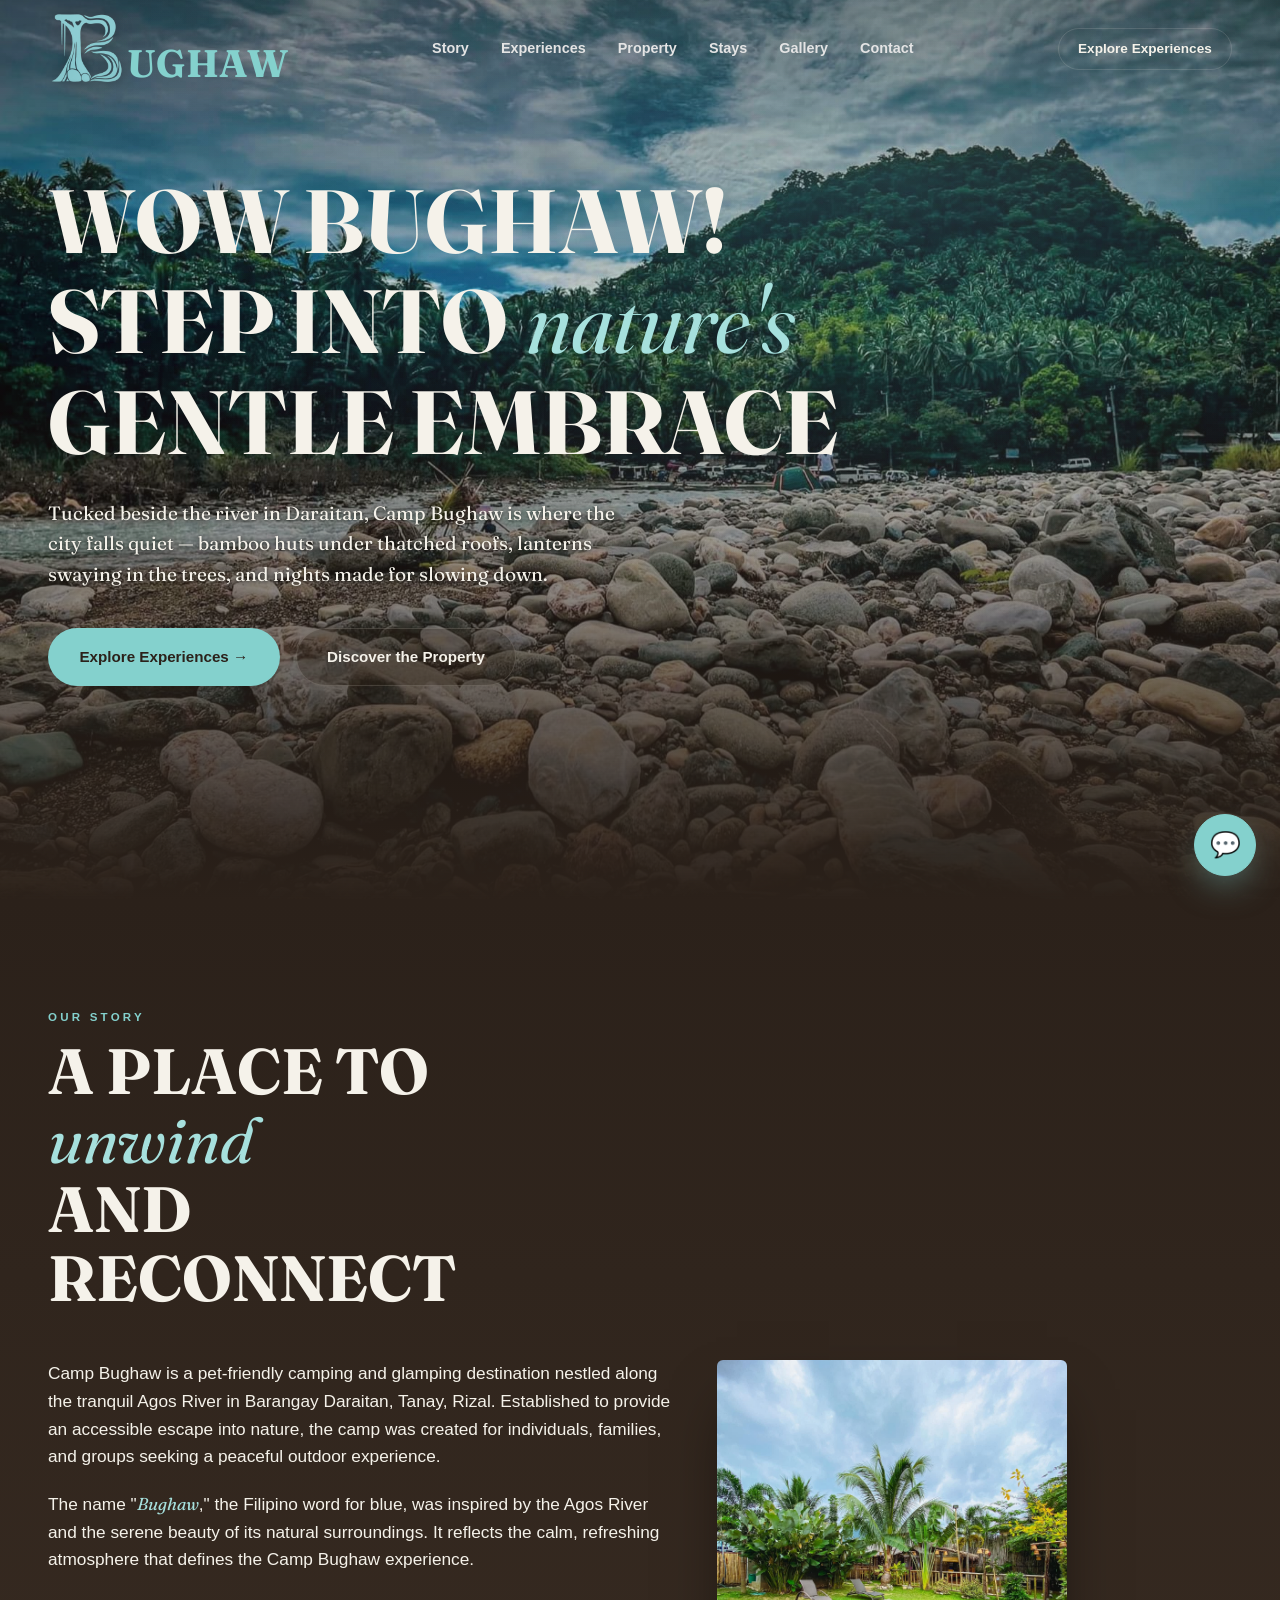
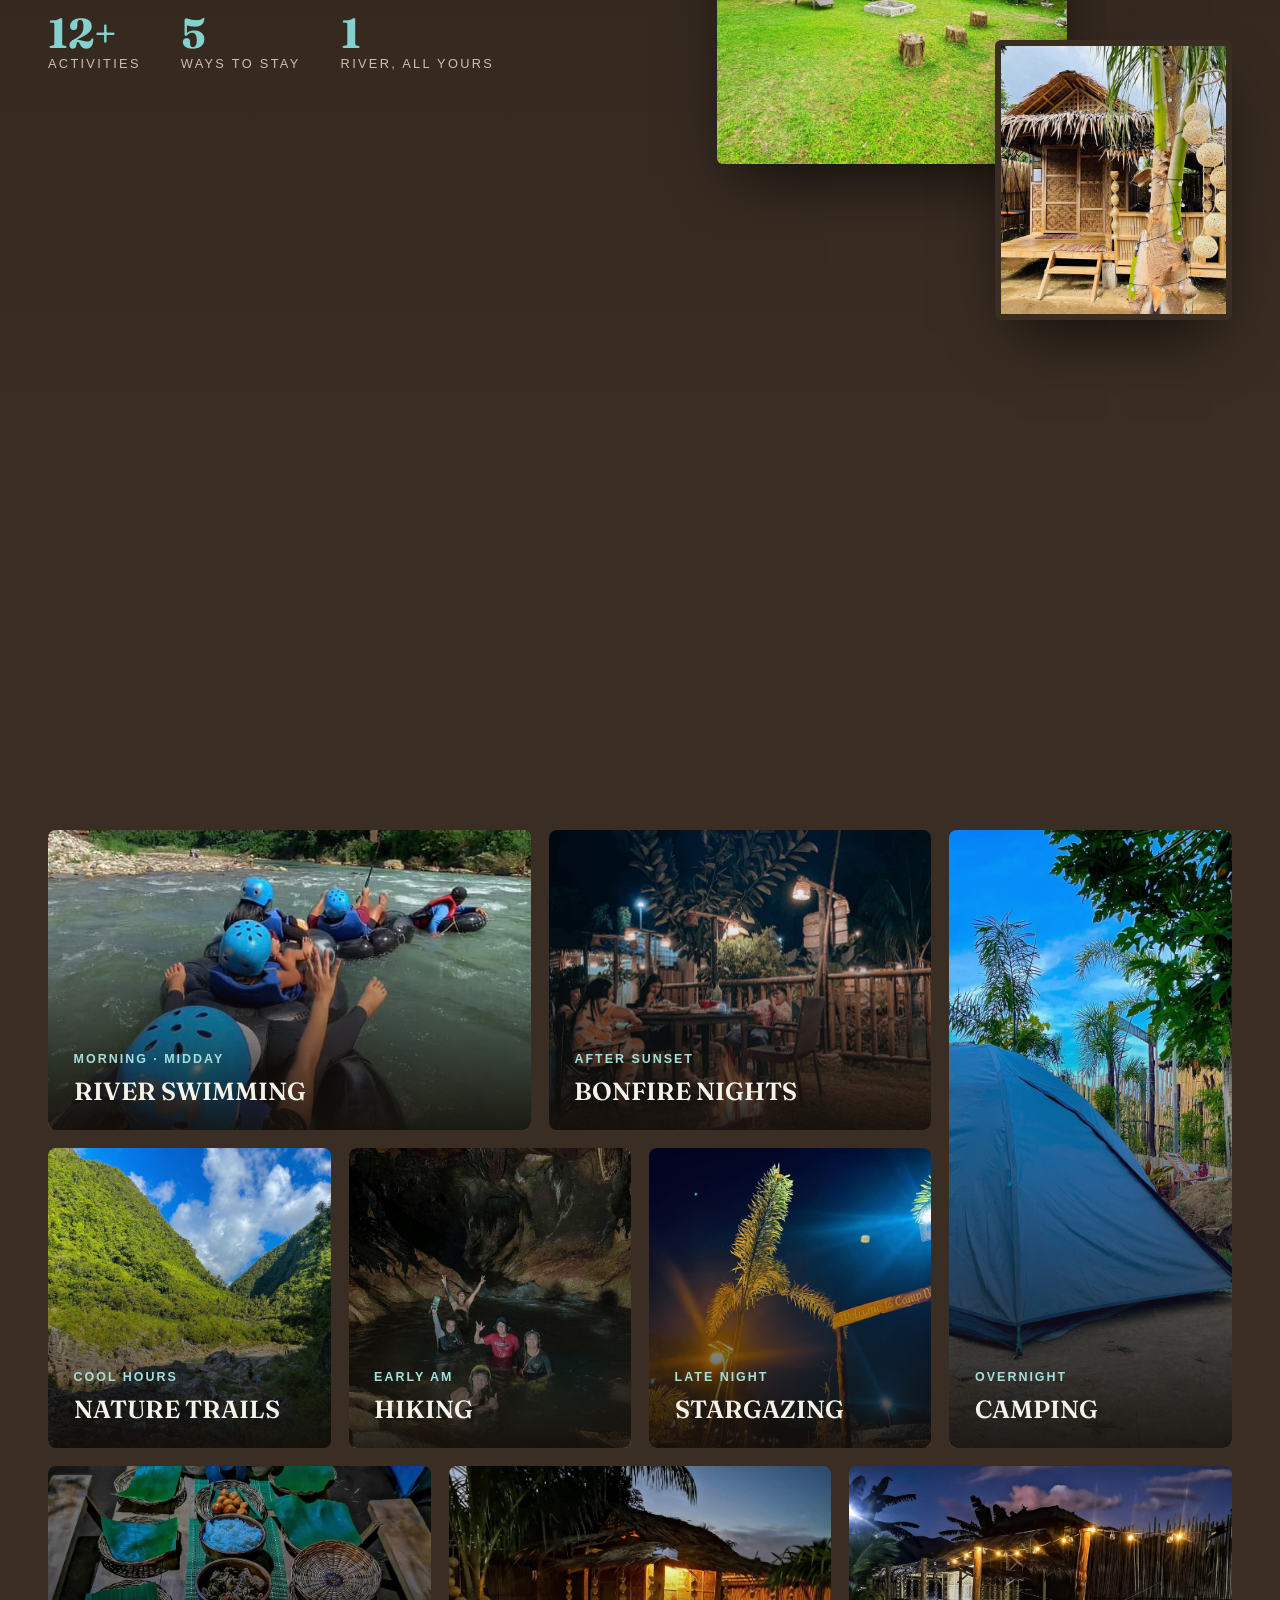
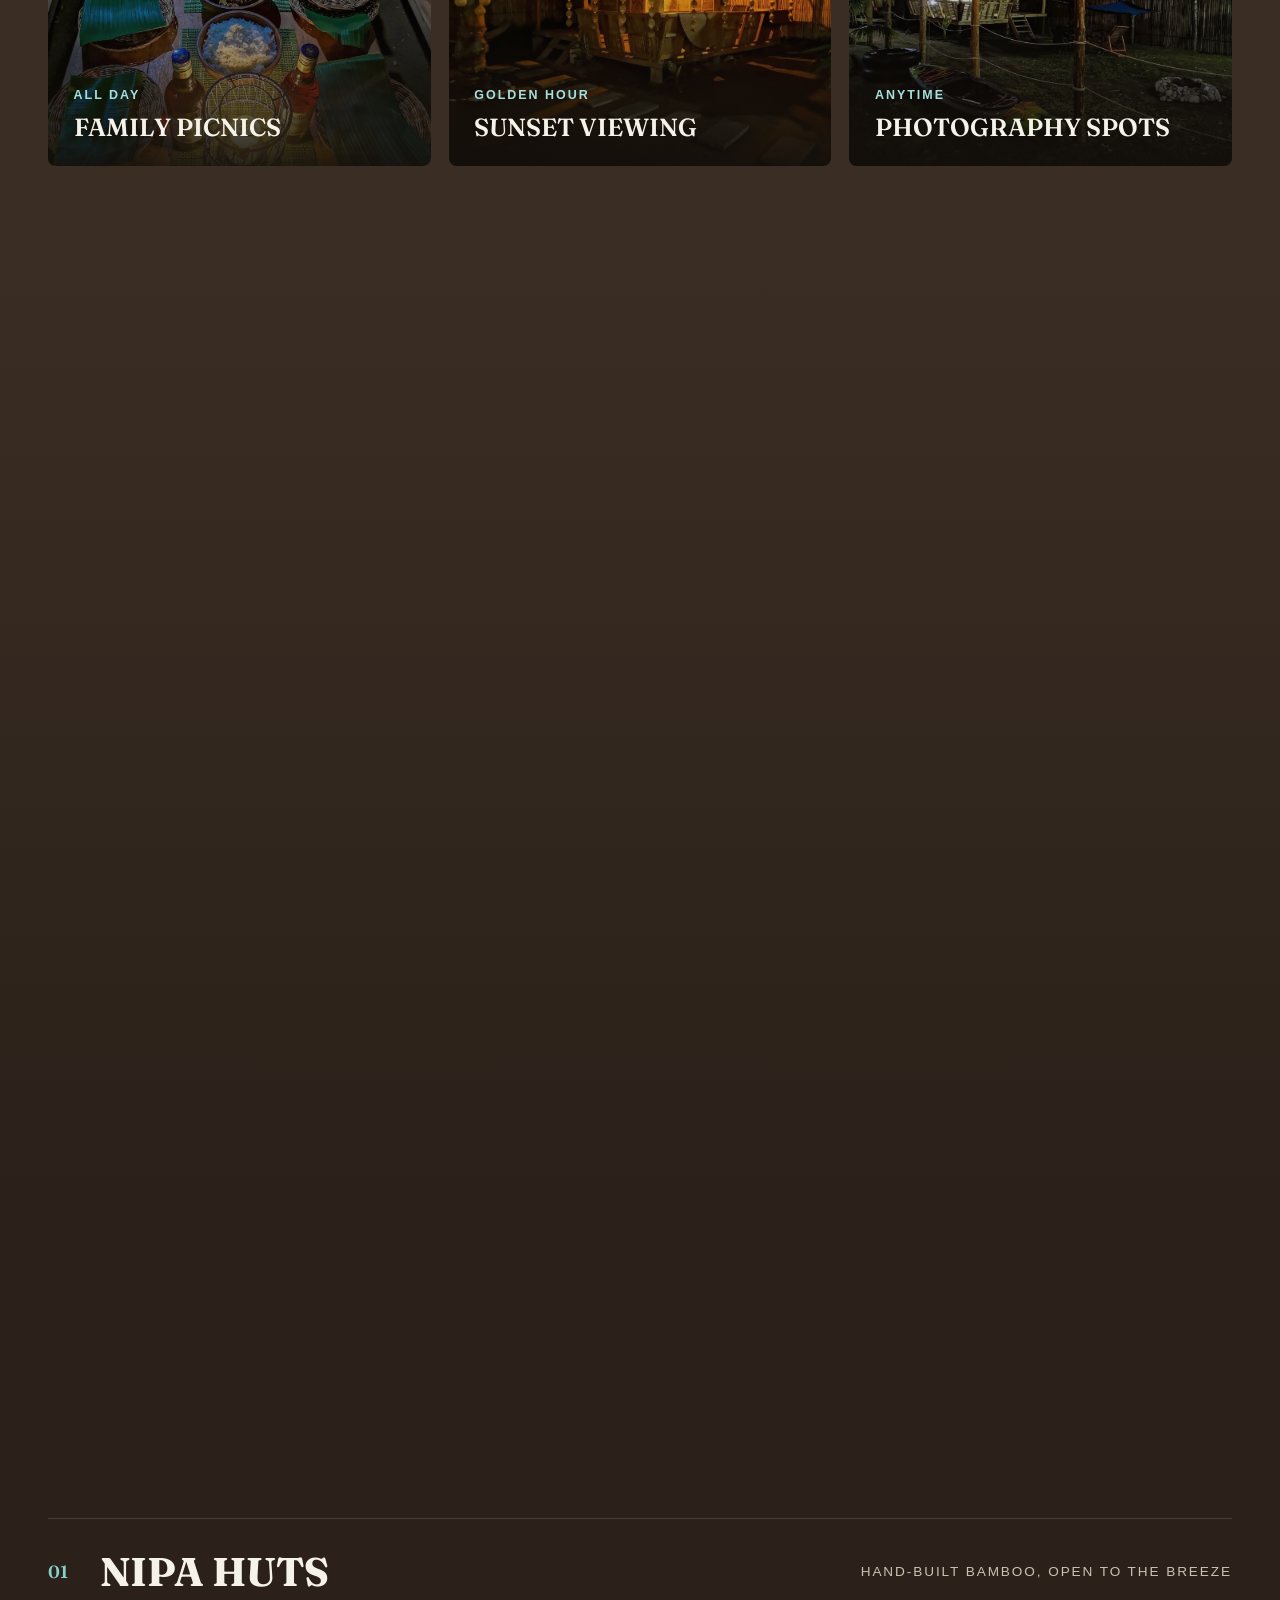
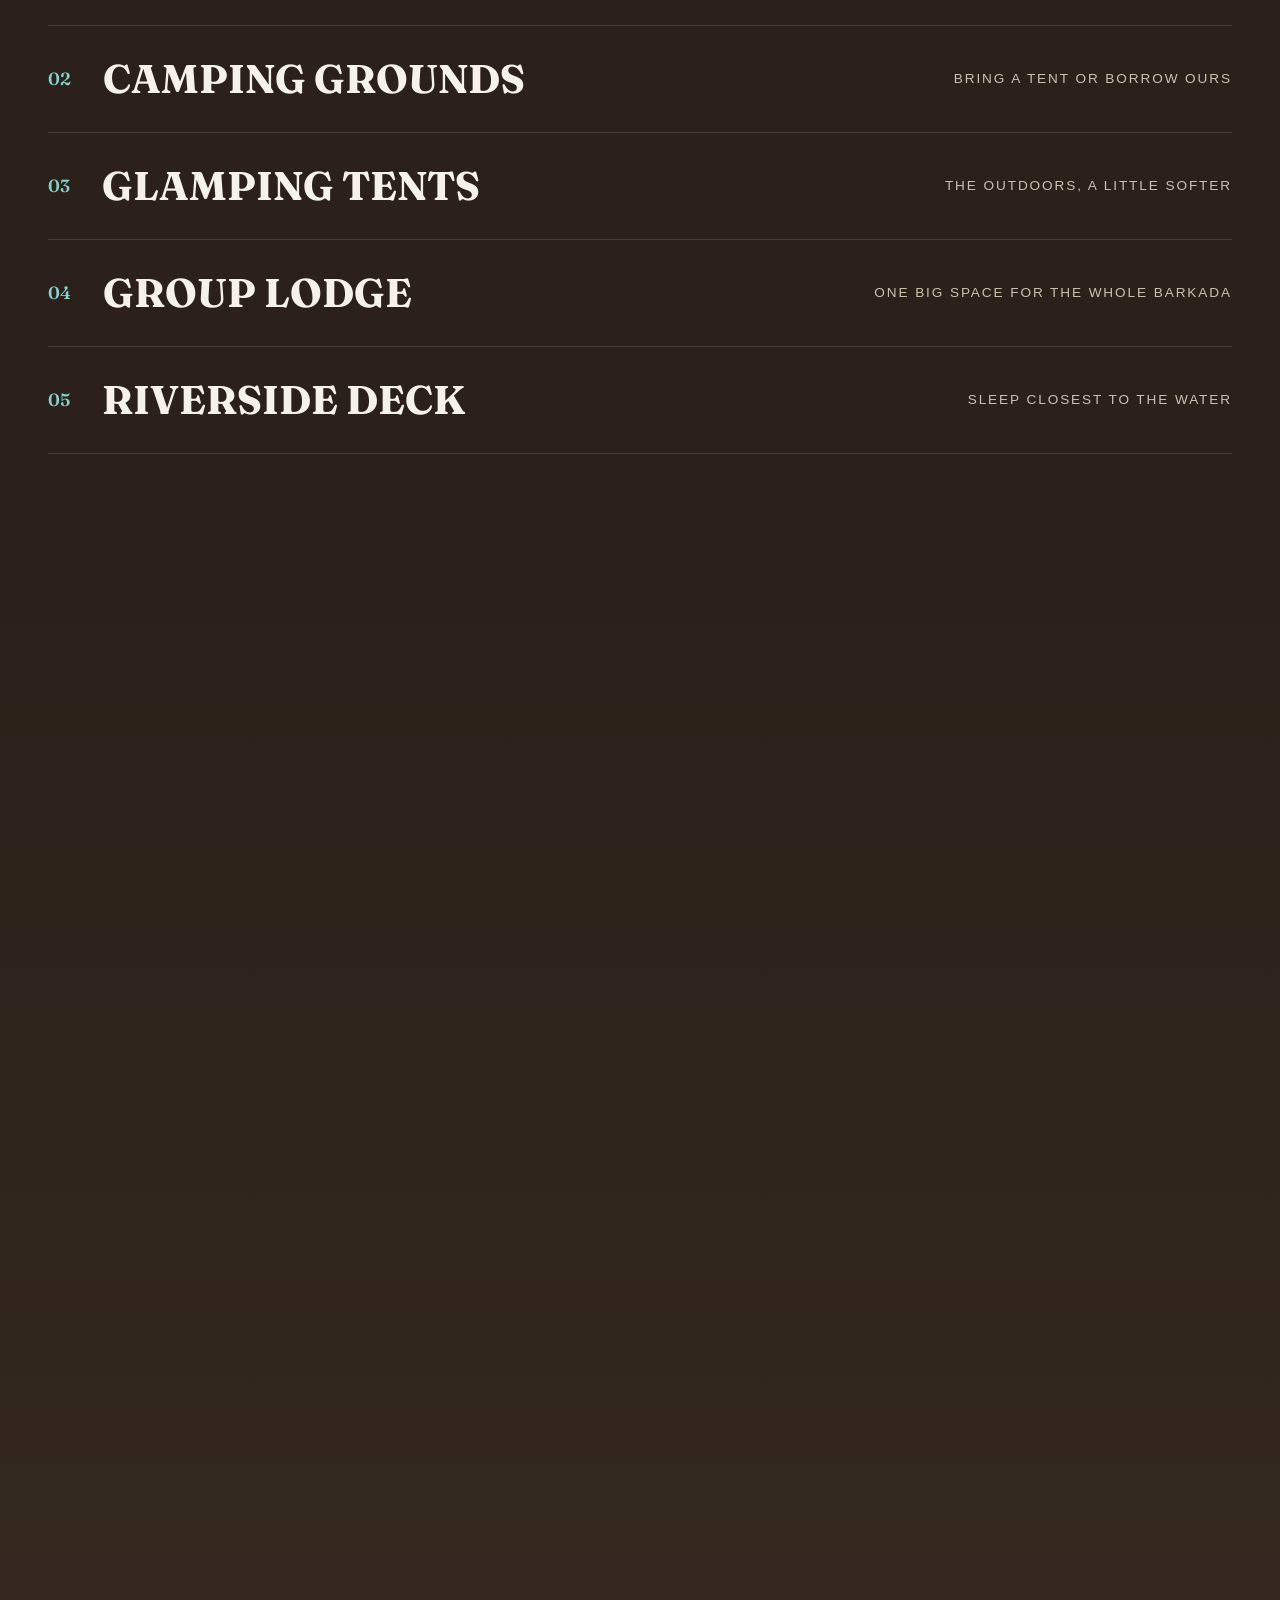
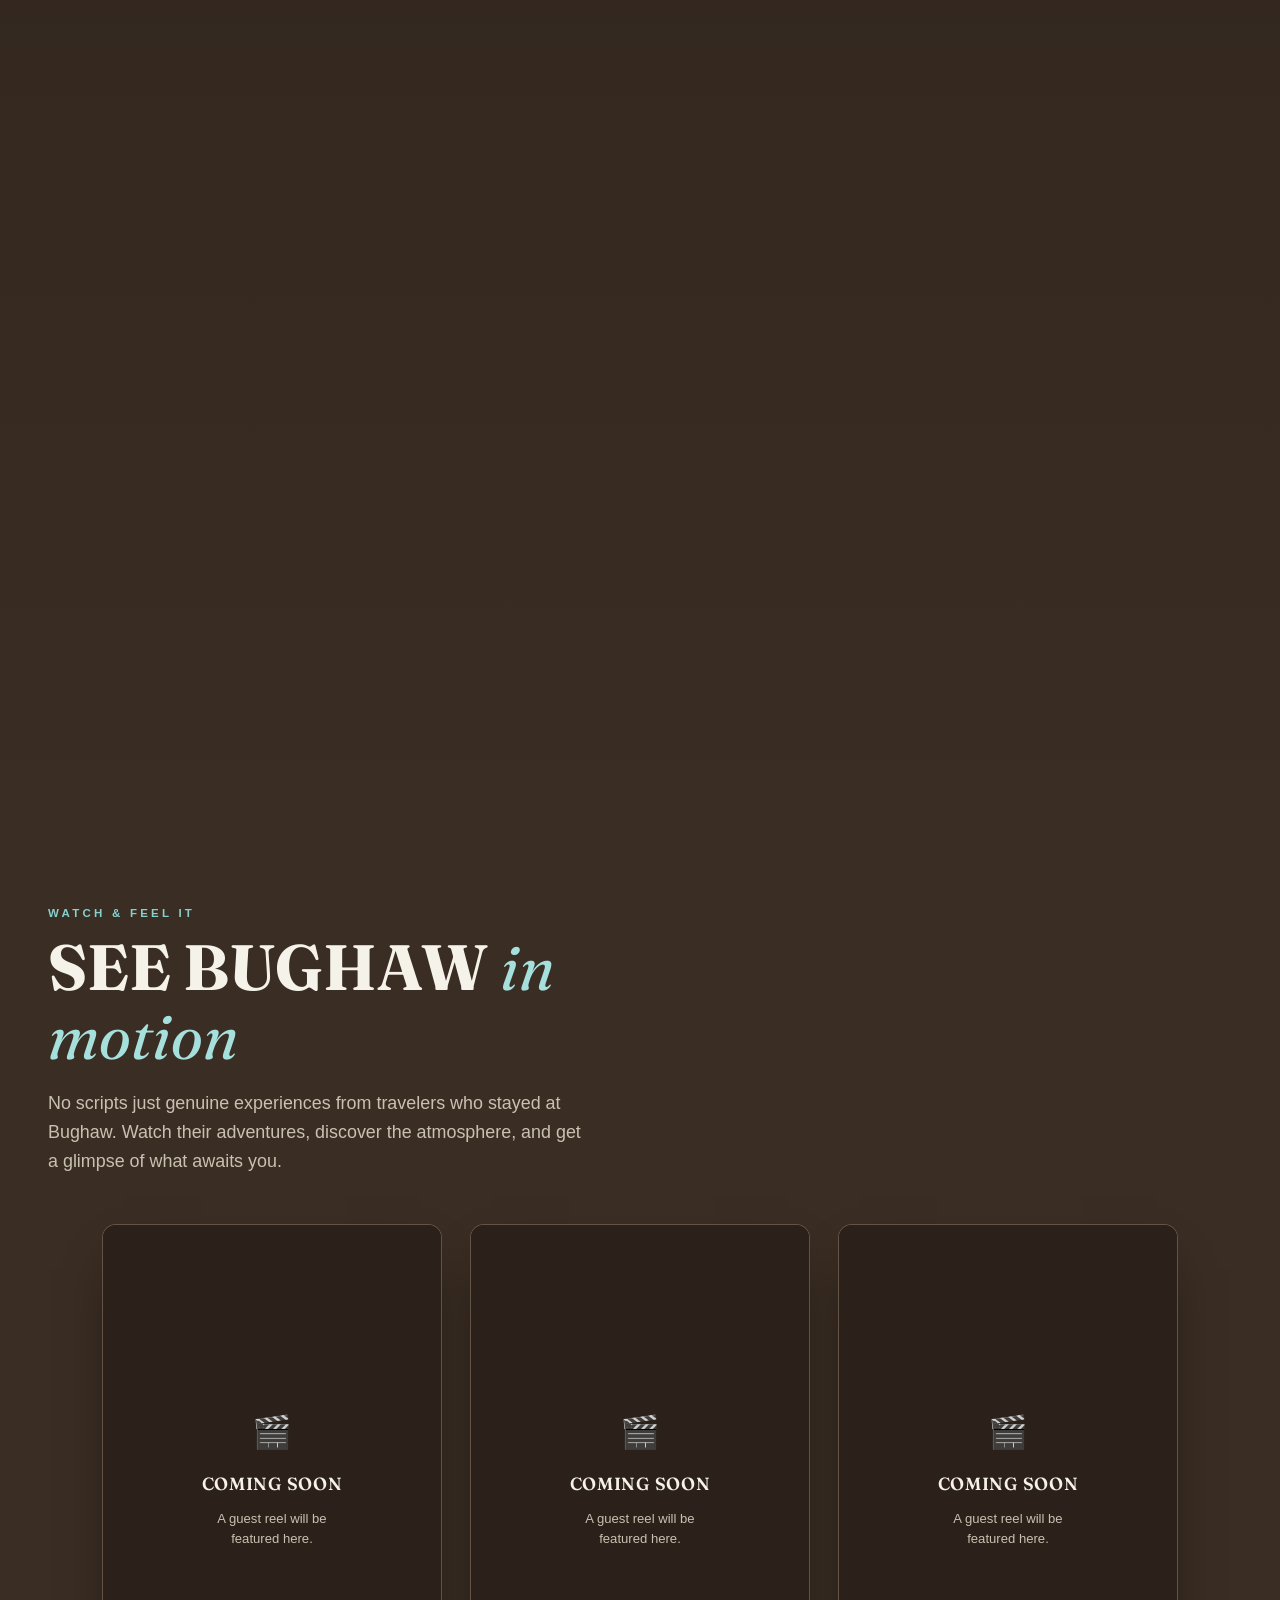
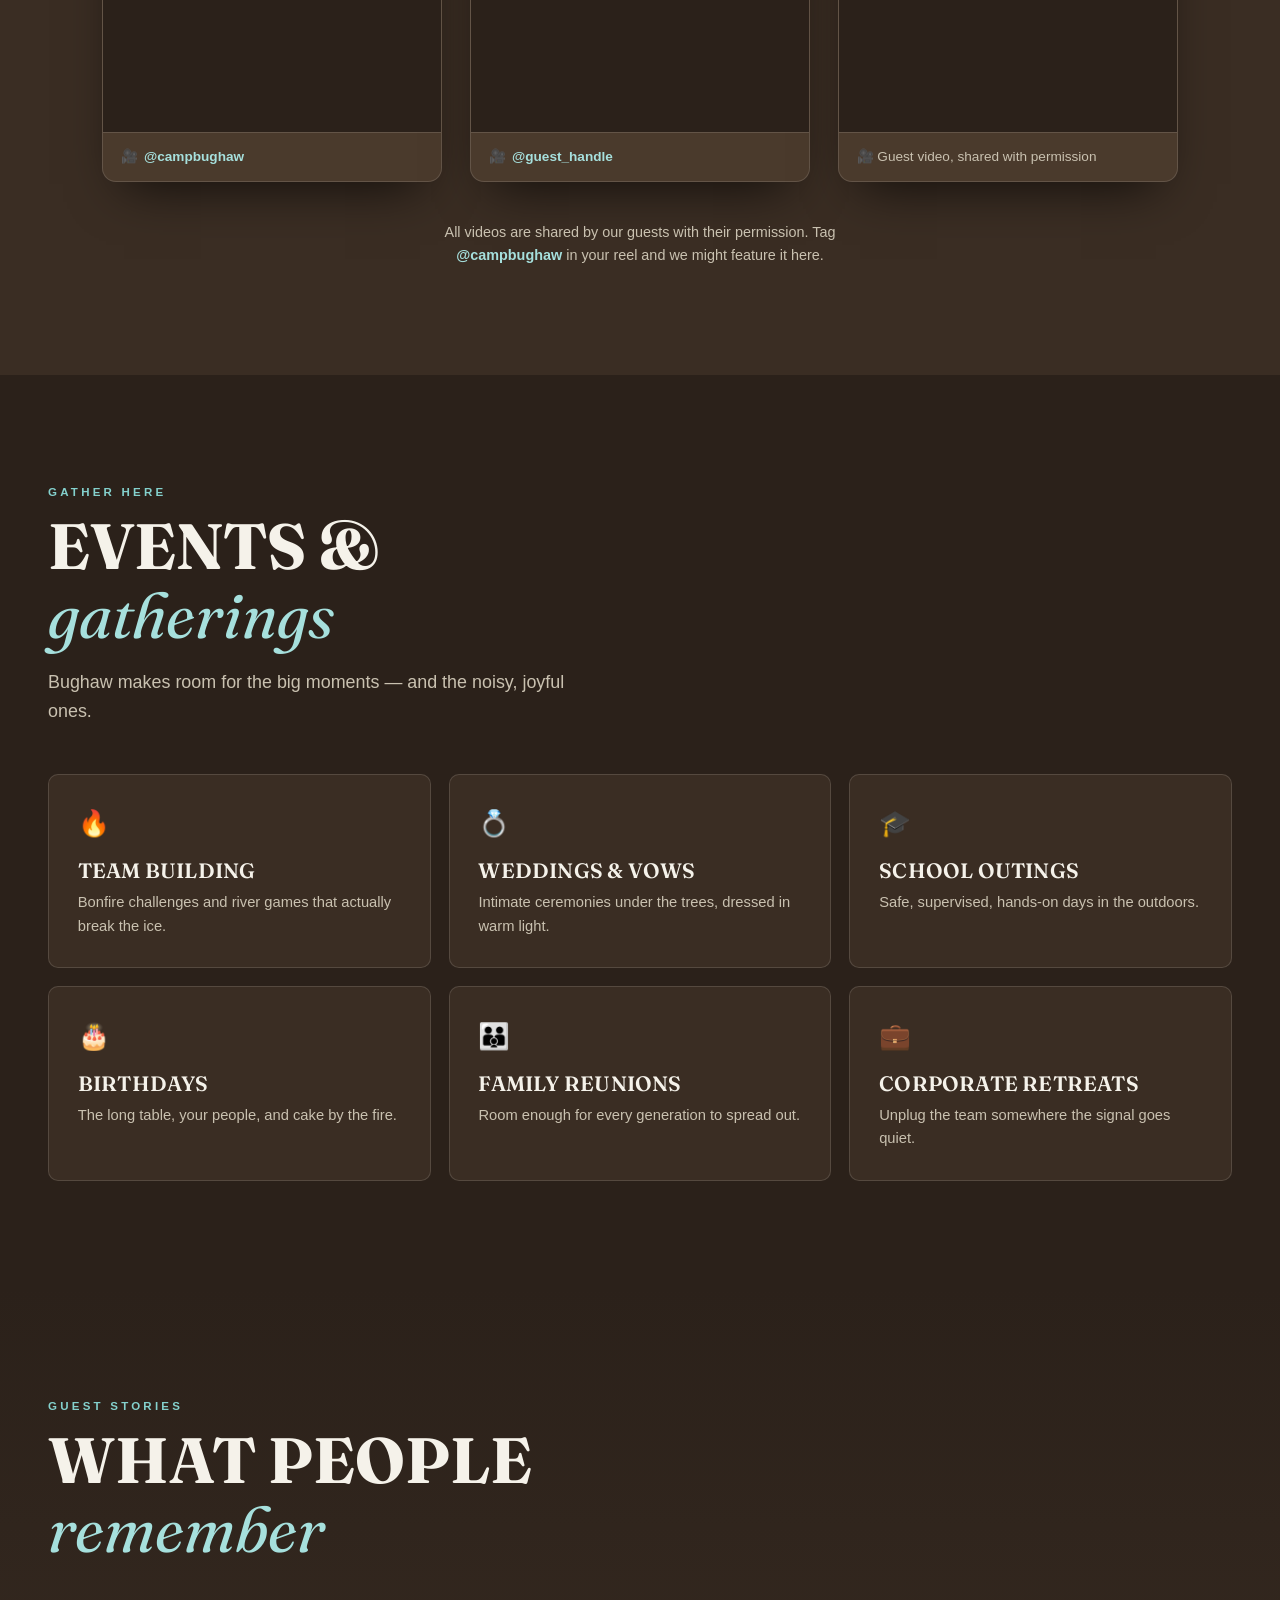
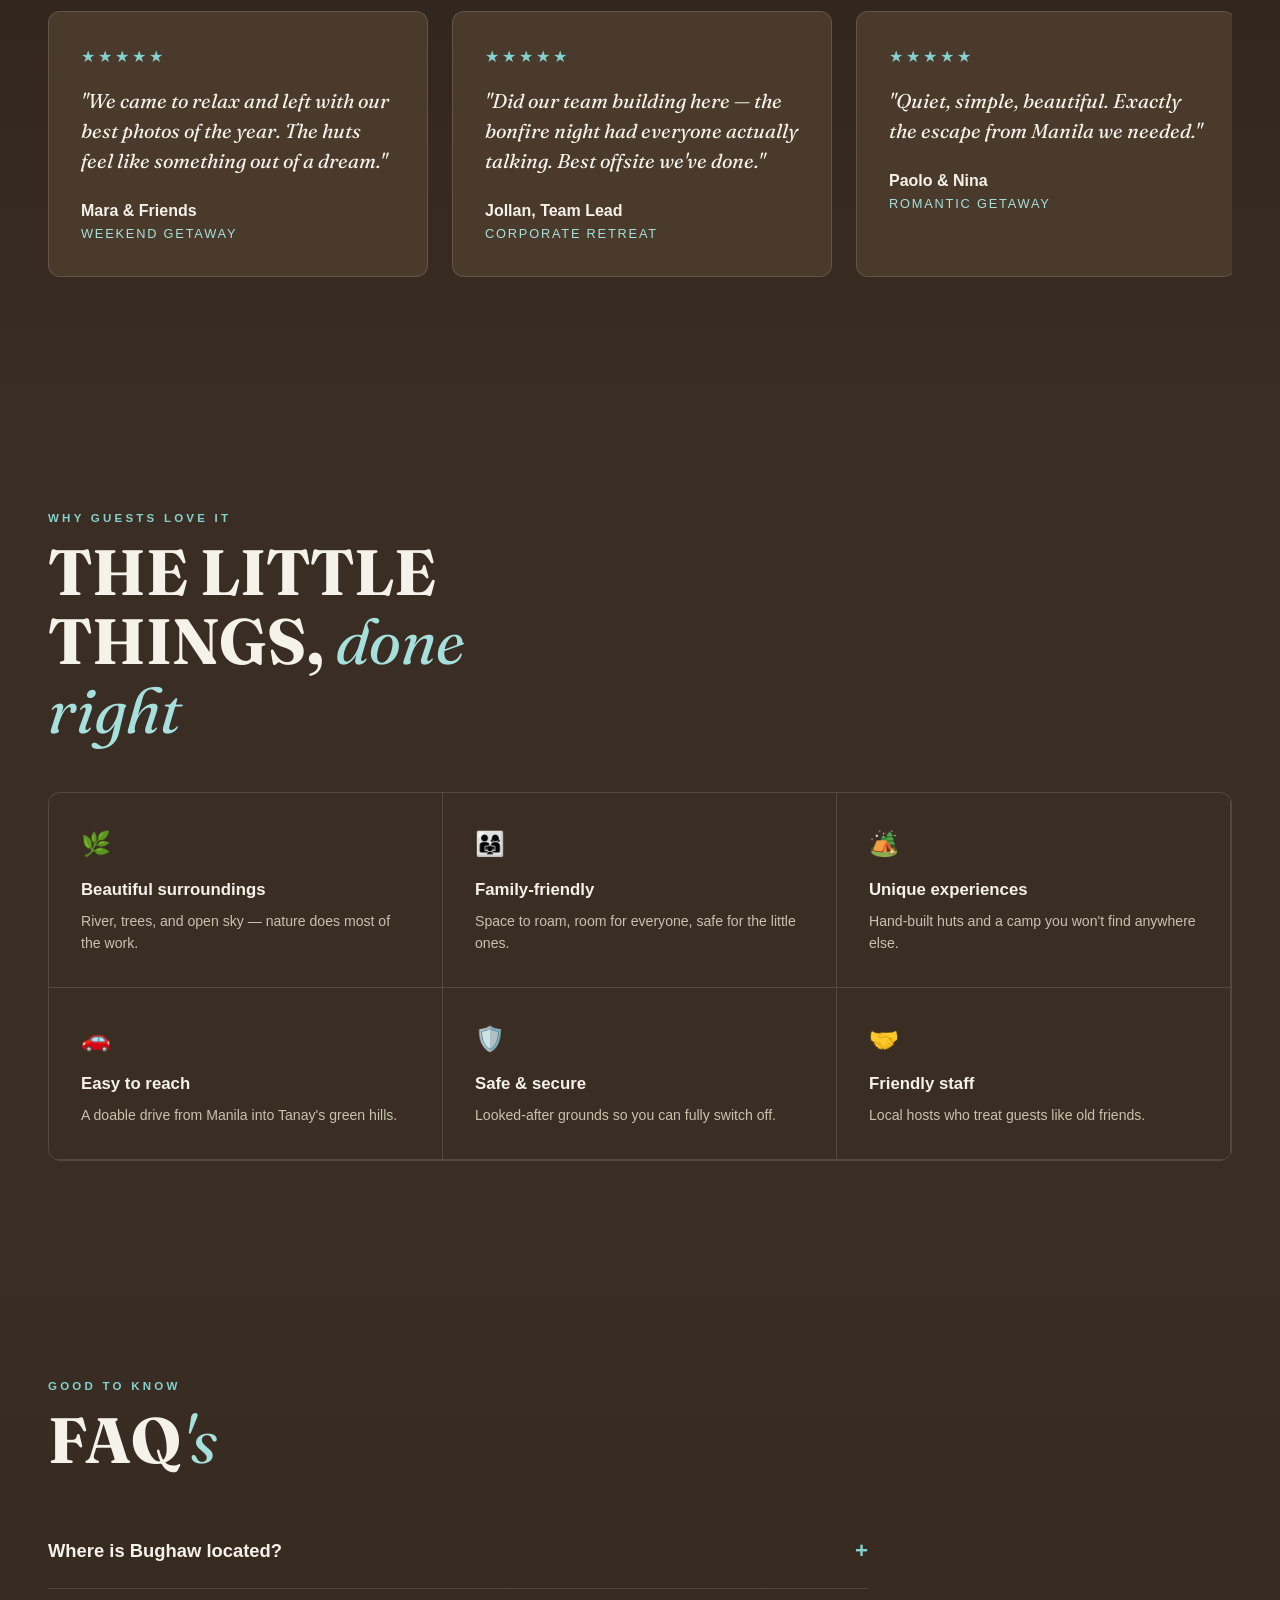
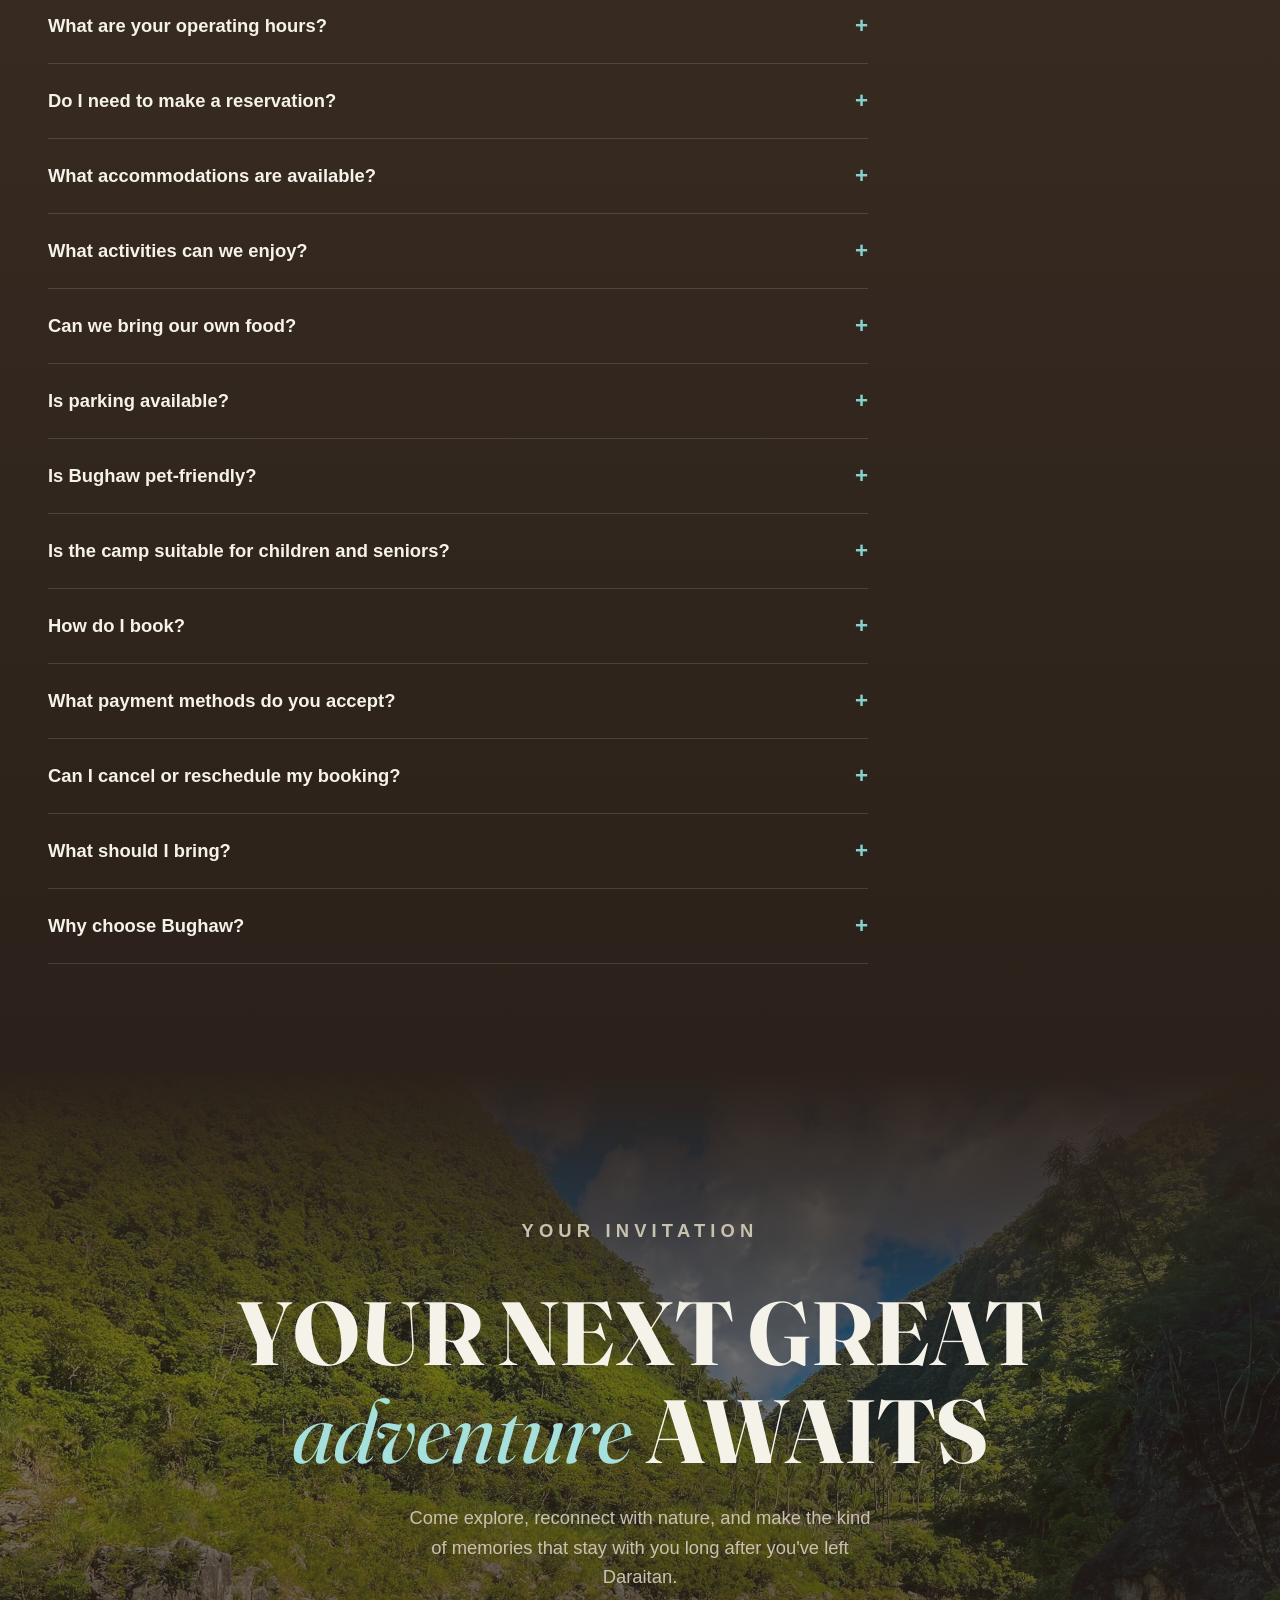
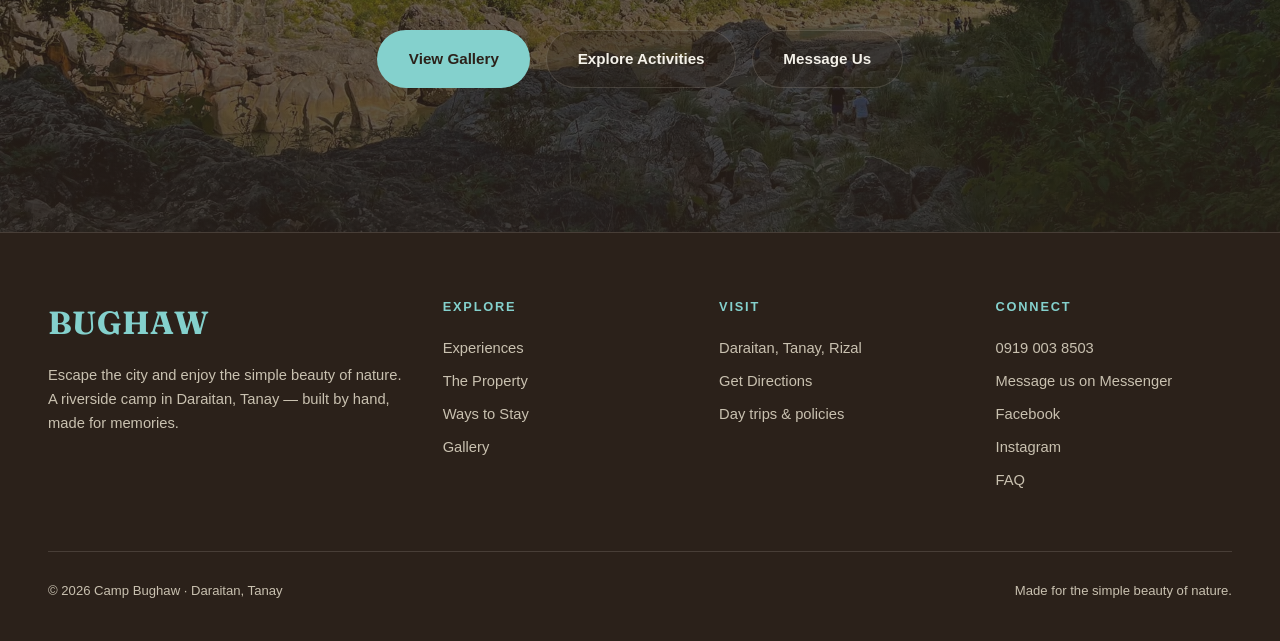
<file: index.html>
<!DOCTYPE html>
<html lang="en">

<head>
  <meta charset="UTF-8">
  <meta name="viewport" content="width=device-width, initial-scale=1.0">
  <title>Bughaw</title>
  <meta name="description" content="Escape the city and enjoy the simple beauty of nature at Camp Bughaw in Daraitan, Tanay. Riverside nipa huts, bonfire nights, hiking, and unforgettable getaways with family and friends.">
  <link rel="preconnect" href="https://fonts.googleapis.com">
  <link rel="preconnect" href="https://fonts.gstatic.com" crossorigin>
  <link href="https://fonts.googleapis.com/css2?family=Bricolage+Grotesque:opsz,wght@12..96,400;12..96,600;12..96,800&family=Fraunces:ital,opsz,wght@0,9..144,400;0,9..144,500;0,9..144,600;0,9..144,700;0,9..144,900;1,9..144,400;1,9..144,500&display=swap" rel="stylesheet">
  <link rel="stylesheet" href="styles.css">
  <link rel="icon" type="image/png" href="images/logo4.png">
</head>

<body>
  <header id="hdr">
    <div class="wrap nav">
      <a href="#top" class="brand" aria-label="Camp Bughaw — home">
        <img class="brand-logo" src="images/logo4.png" alt="Camp Bughaw logo">
        <span class="brand-text">ughaw</span>
      </a>
      <nav class="navlinks">
        <a href="#story">Story</a>
        <a href="#experiences">Experiences</a>
        <a href="#property">Property</a>
        <a href="#stays">Stays</a>
        <a href="#gallery">Gallery</a>
        <a href="#contact">Contact</a>
      </nav>
      <a href="#experiences" class="navcta">Explore Experiences</a>
      <button class="burger" id="burger" aria-label="Menu"><span></span><span></span><span></span></button>
    </div>
  </header>
  <section class="hero" id="top">
    <div class="hero-bg"><img src="images/hero-image.jpg" alt="Riverside nipa hut at Camp Bughaw lit by warm string lights at dusk"></div>
    <div class="wrap hero-inner">
      <h1 class="display reveal">Wow Bughaw!<br>Step into <em>nature's</em> gentle embrace</h1>
      <p class="hero-sub serif reveal">Tucked beside the river in Daraitan, Camp Bughaw is where the city falls quiet — bamboo huts under thatched roofs, lanterns swaying in the trees, and nights made for slowing down.</p>
      <div class="hero-cta reveal">
        <a href="#experiences" class="btn btn-primary">Explore Experiences →</a>
        <a href="#property" class="btn btn-ghost">Discover the Property</a>
      </div>
    </div>
   
  </section>
  <section class="story pad" id="story">
    <div class="wrap">
      <div class="sec-head reveal">
        <p class="eyebrow">Our Story</p>
        <h2 class="display">A place to <em>unwind</em><br>and reconnect</h2>
      </div>
      <div class="story-grid">
        <div class="story-copy reveal">
          <p>Camp Bughaw is a pet-friendly camping and glamping destination nestled along the tranquil Agos River in Barangay Daraitan, Tanay, Rizal. Established to provide an accessible escape into nature, the camp was created for individuals, families, and groups seeking a peaceful outdoor experience.</p>
          <p>The name "<span class="serif">Bughaw</span>," the Filipino word for blue, was inspired by the Agos River and the serene beauty of its natural surroundings. It reflects the calm, refreshing atmosphere that defines the Camp Bughaw experience.</p>
          <div class="statrow">
            <div class="stat">
              <div class="n">12+</div>
              <div class="l">Activities</div>
            </div>
            <div class="stat">
              <div class="n">5</div>
              <div class="l">Ways to stay</div>
            </div>
            <div class="stat">
              <div class="n">1</div>
              <div class="l">River, all yours</div>
            </div>
          </div>
        </div>
        <div class="story-photos reveal">
          <figure class="p1"><img src="images/open.jpg" alt="Open-air nipa dining hut surrounded by bamboo"></figure>
          <figure class="p2"><img src="images/raisedsteps.jpg" alt="Wooden steps up to a raised bamboo cabin"></figure>
        </div>
      </div>
    </div>
  </section>
  <section class="exp pad" id="experiences">
    <div class="wrap">
      <div class="sec-head reveal">
        <p class="eyebrow">Things to do</p>
        <h2 class="display">Experiences &amp; <em>Activities</em></h2>
        <p class="lead">From quiet mornings by the water to bonfire nights that run long — here's what a day at Bughaw can hold.</p>
      </div>
      <div class="exp-grid">
        <article class="card c-a"><img src="images/experiences/river.jpg" alt="River Swimming at Camp Bughaw" loading="lazy">
          <div class="card-body">
            <div class="meta">Morning · Midday</div>
            <div class="k">River Swimming</div>
            <div class="d">Cool off in the clear Daraitan river just steps from camp.</div>
          </div>
        </article>
        <article class="card c-b"><img src="images/experiences/camp-fire-night.jpg" alt="Bonfire Nights at Camp Bughaw" loading="lazy">
          <div class="card-body">
            <div class="meta">After sunset</div>
            <div class="k">Bonfire Nights</div>
            <div class="d">Gather round the fire as the lanterns glow and stories start.</div>
          </div>
        </article>
        <article class="card c-c tall"><img src="images/experiences/tent.jpg" alt="Camping at Camp Bughaw" loading="lazy">
          <div class="card-body">
            <div class="meta">Overnight</div>
            <div class="k">Camping</div>
            <div class="d">Pitch under the trees and fall asleep to the sound of the water.</div>
          </div>
        </article>
        <article class="card c-d"><img src="images/experiences/trails.jpg" alt="Nature Trails at Camp Bughaw" loading="lazy">
          <div class="card-body">
            <div class="meta">Cool hours</div>
            <div class="k">Nature Trails</div>
            <div class="d">Easy walks through bamboo groves and shaded green paths.</div>
          </div>
        </article>
        <article class="card c-e"><img src="images/experiences/caves.jpg" alt="Hiking at Camp Bughaw" loading="lazy">
          <div class="card-body">
            <div class="meta">Early AM</div>
            <div class="k">Hiking</div>
            <div class="d">Trek toward the famous Tinipak rocks and river caves nearby.</div>
          </div>
        </article>
        <article class="card c-f"><img src="images/experiences/stargazing.jpg" alt="Stargazing at Camp Bughaw" loading="lazy">
          <div class="card-body">
            <div class="meta">Late night</div>
            <div class="k">Stargazing</div>
            <div class="d">Far from city light, the night sky opens right up.</div>
          </div>
        </article>
        <article class="card c-g"><img src="images/experiences/foodfamily.jpg" alt="Family Picnics at Camp Bughaw" loading="lazy">
          <div class="card-body">
            <div class="meta">All day</div>
            <div class="k">Family Picnics</div>
            <div class="d">Long tables, shared food, and room for the kids to roam.</div>
          </div>
        </article>
        <article class="card c-h"><img src="images/experiences/sunsetview.jpg" alt="Sunset Viewing at Camp Bughaw" loading="lazy">
          <div class="card-body">
            <div class="meta">Golden hour</div>
            <div class="k">Sunset Viewing</div>
            <div class="d">Watch the light go gold over the ridgeline and river.</div>
          </div>
        </article>
        <article class="card c-i"><img src="images/experiences/lanterns.jpg" alt="Photography Spots at Camp Bughaw" loading="lazy">
          <div class="card-body">
            <div class="meta">Anytime</div>
            <div class="k">Photography Spots</div>
            <div class="d">Hand-built huts and lantern-lit corners made for the frame.</div>
          </div>
        </article>
      </div>
    </div>
  </section>
  <section class="prop pad" id="property">
    <div class="wrap">
      <div class="sec-head reveal">
        <p class="eyebrow">Explore the grounds</p>
        <h2 class="display">Find your <em>corner</em><br>of the camp</h2>
        <p class="lead">Wander the property and you'll keep finding new places to settle in. Hover the map to see what's where.</p>
      </div>
      <div class="locate reveal">
        <div class="locate-map">
          <iframe
            title="Camp Bughaw location in Daraitan, Tanay"
            src="https://www.google.com/maps?q=14.593887,121.425819&z=14&output=embed"
            loading="lazy"
            referrerpolicy="no-referrer-when-downgrade"
            allowfullscreen></iframe>
        </div>
        <div class="locate-info">
          <p class="eyebrow">Where to find us</p>
          <h3>Daraitan, Tanay · Rizal</h3>
          <p>Tucked along the Daraitan river in the green hills of Tanay — a scenic drive east of Manila.</p>
          <a href="https://www.google.com/maps/dir/?api=1&destination=14.593887,121.425819" target="_blank" rel="noopener" class="btn btn-primary">Get Directions →</a>
        </div>
      </div>
    </div>
  </section>
  <section class="stay pad" id="stays">
    <div class="wrap">
      <div class="sec-head reveal">
        <p class="eyebrow">Where you'll sleep</p>
        <h2 class="display">Ways to <em>stay</em></h2>
        <p class="lead">Every space is hand-built and open to the air. Pick the one that fits your crew.</p>
      </div>
      <div class="stay-list">
        <div class="stay-row"><span class="idx">01</span>
          <div>
            <div class="nm">Nipa Huts</div>
            <div class="feat">2–4 guests · Raised deck · Lantern-lit</div>
          </div><span class="cap">Hand-built bamboo, open to the breeze</span>
        </div>
        <div class="stay-row"><span class="idx">02</span>
          <div>
            <div class="nm">Camping Grounds</div>
            <div class="feat">Any group size · Shaded · By the river</div>
          </div><span class="cap">Bring a tent or borrow ours</span>
        </div>
        <div class="stay-row"><span class="idx">03</span>
          <div>
            <div class="nm">Glamping Tents</div>
            <div class="feat">2 guests · Real beds · Couples</div>
          </div><span class="cap">The outdoors, a little softer</span>
        </div>
        <div class="stay-row"><span class="idx">04</span>
          <div>
            <div class="nm">Group Lodge</div>
            <div class="feat">Up to 12 · Long table · Reunions & teams</div>
          </div><span class="cap">One big space for the whole barkada</span>
        </div>
        <div class="stay-row"><span class="idx">05</span>
          <div>
            <div class="nm">Riverside Deck</div>
            <div class="feat">Up to 6 · Best for sunsets · Families</div>
          </div><span class="cap">Sleep closest to the water</span>
        </div>
      </div>
    </div>
  </section>
  <section class="gal pad" id="gallery">
    <div class="wrap">
      <div class="sec-head reveal">
        <p class="eyebrow">Look around</p>
        <h2 class="display">The <em>gallery</em></h2>
      </div>
      <div class="filters reveal" id="filters">
        <button class="chip active" data-f="all">All</button>
        <button class="chip" data-f="stays">Accommodations</button>
        <button class="chip" data-f="nature">Nature</button>
        <button class="chip" data-f="dining">Food &amp; Dining</button>
        <button class="chip" data-f="nights">Nights</button>
      </div>
      <div class="masonry reveal" id="masonry">
        <figure data-cat="stays"><img src="images/gallery/nipahut.jpg" alt="Nipa hut at Camp Bughaw" loading="lazy"><span class="tag">Nipa hut</span></figure>
        <figure data-cat="nights"><img src="images/gallery/decklights.jpg" alt="Lantern deck at Camp Bughaw" loading="lazy"><span class="tag">Lantern deck</span></figure>
        <figure data-cat="dining"><img src="images/gallery/tablefood.jpg" alt="Long table at Camp Bughaw" loading="lazy"><span class="tag">Long table</span></figure>
        <figure data-cat="nature"><img src="images/gallery/dining-hut.jpg" alt="Open hut at Camp Bughaw" loading="lazy"><span class="tag">Open hut</span></figure>
        <figure data-cat="stays"><img src="images/gallery/raised-steps.jpg" alt="Cabin steps at Camp Bughaw" loading="lazy"><span class="tag">Cabin steps</span></figure>
        <figure data-cat="nights"><img src="images/gallery/lights.jpg" alt="Lights inside at Camp Bughaw" loading="lazy"><span class="tag">Lights inside</span></figure>
        <figure data-cat="nature"><img src="images/gallery/open-bamboo.jpg" alt="Bamboo grove at Camp Bughaw" loading="lazy"><span class="tag">Bamboo grove</span></figure>
        <figure data-cat="stays"><img src="images/gallery/raised-deck.jpg" alt="Raised deck at Camp Bughaw" loading="lazy"><span class="tag">Raised deck</span></figure>
        <figure data-cat="dining"><img src="images/gallery/eveningmeal.jpg" alt="Evening meal at Camp Bughaw" loading="lazy"><span class="tag">Evening meal</span></figure>
      </div>
    </div>
  </section>
  <section class="video pad" id="video">
    <div class="wrap">
      <div class="sec-head reveal">
        <p class="eyebrow">Watch &amp; feel it</p>
        <h2 class="display">See Bughaw <em>in motion</em></h2>
        <p class="lead">No scripts just genuine experiences from travelers who stayed at Bughaw. Watch their adventures, discover the atmosphere, and get a glimpse of what awaits you.</p>
      </div>

      <!-- ==================================================================
           HOW TO ADD OR CHANGE VIDEOS  (Facebook / Instagram embeds)

           Each video is ONE <figure class="embed-card"> block below.
           These embed the REAL post from Facebook or Instagram, so the
           creator's name, credit, and link-back come built in automatically —
           you are not re-hosting their file, which keeps things above board.

           TO ADD A FACEBOOK REEL/VIDEO:
             1. Open the post on Facebook and copy the post URL from the
                address bar (or ••• -> "Embed" -> copy the URL).
             2. Paste that URL into  data-embed="..."  and set data-type="facebook".

           TO ADD AN INSTAGRAM REEL/POST:
             1. Copy the post/reel URL (e.g. https://www.instagram.com/reel/XXXX/).
             2. Paste it into  data-embed="..."  and set data-type="instagram".

           ALWAYS get the creator's OK first (a quick DM is enough), then fill in
             data-credit  = who made it (shown under the post, e.g. "@juandelacruz")
           Order top-to-bottom = order shown. Delete a block to remove it.
      =================================================================== -->

      <div class="embed-grid reveal" id="embedGrid">

        <!-- VIDEO 1 -->
        <figure class="embed-card"
          data-type="facebook"
          data-embed="https://www.facebook.com/campbughaw/videos/REPLACE_WITH_POST_ID/"
          data-credit="@campbughaw"></figure>

        <!-- VIDEO 2 -->
        <figure class="embed-card"
          data-type="instagram"
          data-embed="https://www.instagram.com/reel/REPLACE_WITH_REEL_ID/"
          data-credit="@guest_handle"></figure>

        <!-- VIDEO 3 -->
        <figure class="embed-card"
          data-type="facebook"
          data-embed="https://www.facebook.com/REPLACE/videos/REPLACE/"
          data-credit="Guest video, shared with permission"></figure>

      </div>
      <p class="embed-note">All videos are shared by our guests with their permission. Tag <a href="https://www.instagram.com/campbughaw/" target="_blank" rel="noopener">@campbughaw</a> in your reel and we might feature it here.</p>
    </div>
  </section>
  <section class="events pad" id="events">
    <div class="wrap">
      <div class="sec-head reveal">
        <p class="eyebrow">Gather here</p>
        <h2 class="display">Events &amp; <em>gatherings</em></h2>
        <p class="lead">Bughaw makes room for the big moments — and the noisy, joyful ones.</p>
      </div>
      <div class="ev-grid">
        <div class="ev reveal">
          <div class="ic">🔥</div>
          <h4>Team Building</h4>
          <p>Bonfire challenges and river games that actually break the ice.</p>
        </div>
        <div class="ev reveal">
          <div class="ic">💍</div>
          <h4>Weddings & Vows</h4>
          <p>Intimate ceremonies under the trees, dressed in warm light.</p>
        </div>
        <div class="ev reveal">
          <div class="ic">🎓</div>
          <h4>School Outings</h4>
          <p>Safe, supervised, hands-on days in the outdoors.</p>
        </div>
        <div class="ev reveal">
          <div class="ic">🎂</div>
          <h4>Birthdays</h4>
          <p>The long table, your people, and cake by the fire.</p>
        </div>
        <div class="ev reveal">
          <div class="ic">👪</div>
          <h4>Family Reunions</h4>
          <p>Room enough for every generation to spread out.</p>
        </div>
        <div class="ev reveal">
          <div class="ic">💼</div>
          <h4>Corporate Retreats</h4>
          <p>Unplug the team somewhere the signal goes quiet.</p>
        </div>
      </div>
    </div>
  </section>
  <section class="testi pad">
    <div class="wrap">
      <div class="sec-head reveal">
        <p class="eyebrow">Guest stories</p>
        <h2 class="display">What people <em>remember</em></h2>
      </div>
    </div>
    <div class="wrap">
      <div class="t-track reveal">
        <div class="t-card">
          <div class="stars">★★★★★</div>
          <p class="q">"We came to relax and left with our best photos of the year. The huts feel like something out of a dream."</p>
          <div class="who">Mara & Friends</div>
          <div class="trip">Weekend Getaway</div>
        </div>
        <div class="t-card">
          <div class="stars">★★★★★</div>
          <p class="q">"Did our team building here — the bonfire night had everyone actually talking. Best offsite we've done."</p>
          <div class="who">Jollan, Team Lead</div>
          <div class="trip">Corporate Retreat</div>
        </div>
        <div class="t-card">
          <div class="stars">★★★★★</div>
          <p class="q">"Quiet, simple, beautiful. Exactly the escape from Manila we needed."</p>
          <div class="who">Paolo & Nina</div>
          <div class="trip">Romantic Getaway</div>
        </div>
      </div>
    </div>
  </section>
  <section class="love pad">
    <div class="wrap">
      <div class="sec-head reveal">
        <p class="eyebrow">Why guests love it</p>
        <h2 class="display">The little things, <em>done right</em></h2>
      </div>
      <div class="love-grid">
        <div class="it">
          <div class="ic">🌿</div>
          <h4>Beautiful surroundings</h4>
          <p>River, trees, and open sky — nature does most of the work.</p>
        </div>
        <div class="it">
          <div class="ic">👨‍👩‍👧</div>
          <h4>Family-friendly</h4>
          <p>Space to roam, room for everyone, safe for the little ones.</p>
        </div>
        <div class="it">
          <div class="ic">🏕️</div>
          <h4>Unique experiences</h4>
          <p>Hand-built huts and a camp you won't find anywhere else.</p>
        </div>
        <div class="it">
          <div class="ic">🚗</div>
          <h4>Easy to reach</h4>
          <p>A doable drive from Manila into Tanay's green hills.</p>
        </div>
        <div class="it">
          <div class="ic">🛡️</div>
          <h4>Safe & secure</h4>
          <p>Looked-after grounds so you can fully switch off.</p>
        </div>
        <div class="it">
          <div class="ic">🤝</div>
          <h4>Friendly staff</h4>
          <p>Local hosts who treat guests like old friends.</p>
        </div>
      </div>
    </div>
  </section>
  <section class="faq pad" id="faq">
    <div class="wrap">
      <div class="sec-head reveal">
        <p class="eyebrow">Good to know</p>
        <h2 class="display">FAQ<em>'s</em></h2>
      </div>
      <div class="acc" id="acc">
        <div class="q-item"><button>Where is Bughaw located?<span class="sign">+</span></button>
          <div class="ans">
            <p>Dela Calzada, Daraitan, Tanay, Rizal.</p>
          </div>
        </div>
        <div class="q-item"><button>What are your operating hours?<span class="sign">+</span></button>
          <div class="ans">
            <p>We welcome day tours and overnight guests.<br>
            Day tours: 6:00 AM to 5:00 PM.<br>
            Overnight: 2:00 PM to 12:00 NN.</p>
          </div>
        </div>
        <div class="q-item"><button>Do I need to make a reservation?<span class="sign">+</span></button>
          <div class="ans">
            <p>Yes. We highly recommend booking in advance, especially on weekends and holidays, to secure your preferred date. The reservation fee is at least 50% of the rate, with the remaining 50% due on the day of booking.</p>
          </div>
        </div>
        <div class="q-item"><button>What accommodations are available?<span class="sign">+</span></button>
          <div class="ans">
            <p>We have Nipa (Kubo) huts you can avail during your stay.<br><br>
            <strong>Main Camp</strong><br>
            Nipa 1 — Good for 6–8 pax<br>
            Nipa 2 — Good for 6–8 pax<br>
            Nipa 3 — Good for 4–6 pax<br><br>
            <strong>Extension Camp</strong><br>
            Nipa 1 — Good for 4–6 pax<br>
            Nipa 2 — Good for 4–6 pax<br>
            Nipa 3 — Good for 6–8 pax<br>
            Nipa 4 — Good for 6–8 pax</p>
          </div>
        </div>
        <div class="q-item"><button>What activities can we enjoy?<span class="sign">+</span></button>
          <div class="ans">
            <p>You can enjoy different activities like kayaking, swimming, hiking in Tinipak, water tubing, and bonfire.</p>
          </div>
        </div>
        <div class="q-item"><button>Can we bring our own food?<span class="sign">+</span></button>
          <div class="ans">
            <p>Yes! You have to bring your own food to cook.</p>
          </div>
        </div>
        <div class="q-item"><button>Is parking available?<span class="sign">+</span></button>
          <div class="ans">
            <p>Yes, parking is available for guests.</p>
          </div>
        </div>
        <div class="q-item"><button>Is Bughaw pet-friendly?<span class="sign">+</span></button>
          <div class="ans">
            <p>Yes, it is a pet-friendly camp.</p>
          </div>
        </div>
        <div class="q-item"><button>Is the camp suitable for children and seniors?<span class="sign">+</span></button>
          <div class="ans">
            <p>Yes, it is suitable for both children and seniors. Our Nipas are built from kawayan with few-step stairs for easy access.</p>
          </div>
        </div>
        <div class="q-item"><button>How do I book?<span class="sign">+</span></button>
          <div class="ans">
            <p>Simply send us a message with your preferred date, number of guests, and your chosen Nipa. Our team will guide you through the reservation process.</p>
          </div>
        </div>
        <div class="q-item"><button>What payment methods do you accept?<span class="sign">+</span></button>
          <div class="ans">
            <p>GCash, Maya, or bank transfer. We accept the payment methods specified by our reservations team. A reservation fee may be required to confirm your booking.</p>
          </div>
        </div>
        <div class="q-item"><button>Can I cancel or reschedule my booking?<span class="sign">+</span></button>
          <div class="ans">
            <p>Yes, subject to our cancellation and rescheduling policy. Please contact us as early as possible if your plans change.</p>
          </div>
        </div>
        <div class="q-item"><button>What should I bring?<span class="sign">+</span></button>
          <div class="ans">
            <p>You just have to bring your clothes, towel, and food you will cook.</p>
          </div>
        </div>
        <div class="q-item"><button>Why choose Bughaw?<span class="sign">+</span></button>
          <div class="ans">
            <p>Because the camp is well-maintained, clean, organized, and simply beautiful. The staff are friendly and accommodating.</p>
          </div>
        </div>
      </div>
    </div>
  </section>
  <section class="final" id="contact">
    <div class="final-bg"><img src="images/trails.jpg" alt="String lights glowing over the camp deck at night"></div>
    <div class="wrap final-inner reveal">
      <p class="eyebrow">Your invitation</p>
      <h2 class="display">Your next great<br><em>adventure</em> awaits</h2>
      <p>Come explore, reconnect with nature, and make the kind of memories that stay with you long after you've left Daraitan.</p>
      <div class="hero-cta">
        <a href="#gallery" class="btn btn-primary">View Gallery</a>
        <a href="#experiences" class="btn btn-ghost">Explore Activities</a>
        <a href="https://www.facebook.com/messages/t/100076199498338" target="_blank" rel="noopener" class="btn btn-ghost">Message Us</a>
      </div>
    </div>
  </section>
  <footer>
    <div class="wrap">
      <div class="foot-grid">
        <div>
          <div class="foot-brand"><b>BUGHAW</b></div>
          <p>Escape the city and enjoy the simple beauty of nature. A riverside camp in Daraitan, Tanay — built by hand, made for memories.</p>
        </div>
        <div>
          <h5>Explore</h5>
          <a href="#experiences">Experiences</a>
          <a href="#property">The Property</a>
          <a href="#stays">Ways to Stay</a>
          <a href="#gallery">Gallery</a>
        </div>
        <div>
          <h5>Visit</h5>
          <a href="https://maps.google.com/?q=Daraitan,+Tanay,+Rizal" target="_blank" rel="noopener">Daraitan, Tanay, Rizal</a>
          <a href="https://maps.google.com/?q=Daraitan,+Tanay,+Rizal" target="_blank" rel="noopener">Get Directions</a>
          <a href="#faq">Day trips &amp; policies</a>
        </div>
        <div>
          <h5>Connect</h5>
          <a href="tel:+639190038503">0919 003 8503</a>
          <a href="https://www.facebook.com/messages/t/100076199498338" target="_blank" rel="noopener">Message us on Messenger</a>
          <a href="https://www.facebook.com/profile.php?id=100076199498338" target="_blank" rel="noopener">Facebook</a>
          <a href="https://www.instagram.com/campbughaw/" target="_blank" rel="noopener">Instagram</a>
          <a href="#faq">FAQ</a>
        </div>
      </div>
      <div class="foot-bot">
        <span>© 2026 Camp Bughaw · Daraitan, Tanay</span>
        <span>Made for the simple beauty of nature.</span>
      </div>
    </div>
  </footer>

  <!-- ================= CHAT WIDGET ================= -->
  <div class="cw" id="cw" aria-live="polite">
    <div class="cw-panel" id="cwPanel" role="dialog" aria-label="Camp Bughaw help">
      <div class="cw-head">
        <div class="cw-head-l">
          <img src="images/logo2.png" alt="">
          <div>
            <div class="cw-name">Ask Bughaw</div>
            <div class="cw-status">Usually replies instantly</div>
          </div>
        </div>
        <button class="cw-close" id="cwClose" aria-label="Close chat">×</button>
      </div>
      <div class="cw-body" id="cwBody"></div>
      <div class="cw-input">
        <input id="cwText" type="text" placeholder="Ask about hours, booking, activities…" autocomplete="off">
        <button id="cwSend" aria-label="Send">→</button>
      </div>
    </div>
    <button class="cw-fab" id="cwFab" aria-label="Open chat">
      <span class="cw-fab-open">💬</span>
      <span class="cw-fab-close">×</span>
    </button>
  </div>

  <!-- Facebook SDK needs this empty root element on the page -->
  <div id="fb-root"></div>
  <script src="script.js"></script>
</body>

</html>
</file>
<file: styles.css>
:root {
  --night: #2b211a;
  --moss: #3a2d23;
  --bark: #4a3a2c;
  --ember: #84d1cd;
  --ember-soft: #a6e0dd;
  --leaf: #6bbdb8;
  --bone: #f5f2ea;
  --bone-dim: #c9c1b0;
  --line: rgba(245, 242, 234, .14);

  /* Type system (per brand guide)
     --head : editorial serif for display headings (Grand Paradiso spirit)
     --body : Helvetica for body/UI (brand guide body choice) */
  --head: "Fraunces", "Playfair Display", Georgia, serif;
  --body: "Helvetica Neue", Helvetica, Arial, sans-serif;
}

* { margin: 0; padding: 0; box-sizing: border-box }
html { scroll-behavior: smooth }

body {
  background: var(--night);
  color: var(--bone);
  font-family: var(--body);
  line-height: 1.6;
  overflow-x: hidden;
  -webkit-font-smoothing: antialiased
}

img { display: block; max-width: 100% }
a { color: inherit; text-decoration: none }

.wrap { max-width: 1240px; margin: 0 auto; padding: 0 28px }

.display {
  font-family: var(--head);
  font-weight: 700;
  text-transform: uppercase;
  letter-spacing: 0;
  line-height: 1.02
}

.serif { font-family: var(--head) }

.eyebrow {
  font-family: var(--body);
  font-weight: 700;
  text-transform: uppercase;
  letter-spacing: .28em;
  font-size: .72rem;
  color: var(--ember)
}

.reveal {
  opacity: 0;
  transform: translateY(34px);
  transition: opacity 1s cubic-bezier(.2, .7, .2, 1), transform 1s cubic-bezier(.2, .7, .2, 1)
}
.reveal.in { opacity: 1; transform: none }

@media(prefers-reduced-motion:reduce) {
  .reveal { opacity: 1; transform: none; transition: none }
}

header {
  position: fixed; top: 0; left: 0; right: 0; z-index: 100;
  transition: background .4s, backdrop-filter .4s, border-color .4s;
  border-bottom: 1px solid transparent
}
header.scrolled {
  background: rgba(43, 33, 26, .86);
  backdrop-filter: blur(14px);
  border-bottom: 1px solid var(--line)
}

.nav { display: flex; align-items: center; justify-content: space-between; height: 98px }

/* --- brand / logo --- */
.brand { display: flex; align-items: center; gap: .3rem; height: 100%; }
.brand-logo {
  height: 78px; width: auto; object-fit: contain; display: block;
  filter: drop-shadow(0 2px 8px rgba(0, 0, 0, .35));
}
.brand-text {
  font-family: var(--head);
  font-weight: 700;
  font-size: 2.4rem;
  letter-spacing: .01em;
  text-transform: uppercase;
  line-height: 1;
  color: #84D1CD;
  transform: translateY(14px);
  margin-left: -0.1em;
}

.navlinks { display: flex; gap: 2rem; font-weight: 600; font-size: .9rem }
.navlinks a { position: relative; color: #e4e4e4; transition: color .3s }
.navlinks a:hover { color: var(--bone) }
.navlinks a::after {
  content: ""; position: absolute; left: 0; bottom: -6px;
  height: 2px; width: 0; background: var(--ember); transition: width .3s
}
.navlinks a:hover::after { width: 100% }

.navcta {
  border: 1px solid var(--line); padding: .6rem 1.2rem; border-radius: 100px;
  font-weight: 600; font-size: .85rem; transition: all .3s
}
.navcta:hover { background: var(--ember); border-color: var(--ember); color: var(--night) }

.burger {
  display: none; flex-direction: column; gap: 5px;
  background: none; border: 0; cursor: pointer; padding: 8px
}
.burger span { width: 24px; height: 2px; background: var(--bone); transition: .3s }

.hero {
  position: relative; min-height: 100svh;
  display: flex; align-items: flex-start; overflow: hidden;
  padding-top: clamp(120px, 19vh, 215px)
}

@media (max-height: 720px) {
  .hero { align-items: center; padding-top: 110px; }
}

.hero-bg { position: absolute; inset: 0; z-index: 0 }
.hero-bg img {
  width: 100%; height: 100%; object-fit: cover;
  animation: slowzoom 22s ease-out forwards
}
@keyframes slowzoom { from { transform: scale(1.12) } to { transform: scale(1) } }
.hero-bg::after {
  content: ""; position: absolute; inset: 0;
  background: radial-gradient(120% 90% at 70% 20%, rgba(132, 209, 205, .16), transparent 55%), linear-gradient(180deg, rgba(43, 33, 26, .55) 0%, rgba(43, 33, 26, .15) 35%, rgba(43, 33, 26, .7) 78%, var(--night) 100%)
}

.hero-inner { position: relative; z-index: 2; padding-top: 0; padding-bottom: 8vh; width: 100% }

/* HERO HEADLINE (serif: smaller max + roomier line-height so caps + italic never collide) */
.hero h1 {
  font-size: clamp(2.6rem, 7vw, 6rem);
  max-width: 17ch;
  line-height: 1.12;
}
.hero h1 em {
  font-family: var(--head); font-style: italic; text-transform: none;
  font-weight: 400; color: var(--ember-soft); letter-spacing: 0;
  display: inline; line-height: 1;
  padding: 0 .06em;
}

.hero-sub {
  max-width: 48ch; margin-top: 1.6rem;
  font-size: clamp(1.05rem, 1.5vw, 1.3rem); color: var(--bone);
  text-shadow: 0 1px 12px rgba(14, 20, 16, .55), 0 1px 3px rgba(14, 20, 16, .5)
}

.hero-cta { display: flex; flex-wrap: wrap; gap: 1rem; margin-top: 2.4rem }

.btn {
  font-family: var(--body);
  font-weight: 700; font-size: .95rem; padding: 1rem 1.9rem; border-radius: 100px;
  cursor: pointer; transition: all .3s; display: inline-flex; align-items: center;
  gap: .6rem; border: 1px solid transparent
}
.btn-primary { background: var(--ember); color: var(--night) }
.btn-primary:hover { background: var(--ember-soft); transform: translateY(-2px) }
.btn-ghost { border-color: var(--line); color: var(--bone); background: rgba(43, 33, 26, .3) }
.btn-ghost:hover { border-color: var(--bone); transform: translateY(-2px) }

section { position: relative }
.pad { padding: clamp(5rem, 12vh, 9rem) 0 }

.sec-head { max-width: 60ch }
.sec-head h2 {
  font-size: clamp(2.1rem, 5vw, 4rem);
  margin: .6rem 0 1.2rem;
  line-height: 1.08
}
.sec-head h2 em {
  font-family: var(--head); font-style: italic; text-transform: none;
  color: var(--ember-soft); font-weight: 400
}

.lead { font-size: clamp(1.05rem, 1.4vw, 1.25rem); color: var(--bone-dim); max-width: 54ch }

.story { background: linear-gradient(180deg, var(--night), var(--moss)) }
.story-grid {
  display: grid; grid-template-columns: 1.15fr .95fr;
  gap: clamp(2rem, 3.5vw, 3rem); align-items: start; margin-top: 3rem
}
.story-copy p { margin-bottom: 1.2rem; font-size: 1.08rem }
.story-copy .serif { font-style: italic; color: var(--ember-soft) }

.story-photos { position: relative; height: clamp(360px, 52vw, 560px) }
.story-photos figure {
  position: absolute; overflow: hidden; border-radius: 6px;
  box-shadow: 0 30px 60px -20px rgba(0, 0, 0, .7)
}
.story-photos figure img { width: 100%; height: 100%; object-fit: cover; transition: transform 1.2s }
.story-photos .p1 { inset: 0 32% 28% 0 }
.story-photos .p2 { width: 46%; height: 50%; right: 0; bottom: 0; border: 6px solid var(--moss) }
.story-photos figure:hover img { transform: scale(1.06) }

.statrow { display: flex; gap: 2.5rem; margin-top: 2.4rem; flex-wrap: wrap }
.stat .n { font-family: var(--head); font-weight: 700; font-size: 2.6rem; line-height: 1; color: var(--ember) }
.stat .l { font-size: .8rem; text-transform: uppercase; letter-spacing: .18em; color: var(--bone-dim) }

.exp { background: var(--moss) }
.exp-grid { display: grid; grid-template-columns: repeat(12, 1fr); gap: 18px; margin-top: 3.2rem }

.card {
  position: relative; border-radius: 8px; overflow: hidden; min-height: 300px;
  display: flex; align-items: flex-end; cursor: pointer; background: var(--bark)
}
.card img {
  position: absolute; inset: 0; width: 100%; height: 100%; object-fit: cover;
  transition: transform 1s cubic-bezier(.2, .7, .2, 1); filter: saturate(.95)
}
.card::after {
  content: ""; position: absolute; inset: 0;
  background: linear-gradient(180deg, transparent 30%, rgba(20, 15, 11, .92))
}
.card:hover img { transform: scale(1.09) }
.card-body { position: relative; z-index: 2; padding: 1.6rem; width: 100% }
.card-body .k { font-family: var(--head); font-weight: 600; font-size: 1.55rem; line-height: 1.1; text-transform: uppercase }
.card-body .meta {
  font-size: .78rem; color: var(--ember-soft); text-transform: uppercase;
  letter-spacing: .16em; margin-bottom: .5rem; font-weight: 700
}
.card-body .d {
  font-size: .92rem; color: var(--bone-dim); max-height: 0; opacity: 0;
  overflow: hidden; transition: all .5s
}
.card:hover .card-body .d { max-height: 120px; opacity: 1; margin-top: .6rem }
.card.tall { grid-row: span 2; min-height: auto }

.c-a { grid-column: span 5 }
.c-b { grid-column: span 4 }
.c-c { grid-column: span 3; grid-row: span 2 }
.c-d { grid-column: span 3 }
.c-e { grid-column: span 3 }
.c-f { grid-column: span 3 }
.c-g { grid-column: span 4 }
.c-h { grid-column: span 4 }
.c-i { grid-column: span 4 }

.prop { background: linear-gradient(180deg, var(--moss), var(--night)) }
.map {
  position: relative; margin-top: 3rem; border: 1px solid var(--line);
  border-radius: 12px; overflow: hidden;
  background: radial-gradient(60% 60% at 30% 30%, rgba(107, 189, 184, .12), transparent), radial-gradient(50% 50% at 75% 70%, rgba(132, 209, 205, .1), transparent), var(--bark);
  min-height: clamp(380px, 48vw, 520px)
}
.map svg { position: absolute; inset: 0; width: 100%; height: 100% }
.pin { position: absolute; transform: translate(-50%, -50%); cursor: pointer; z-index: 3 }
.pin .dot {
  width: 16px; height: 16px; border-radius: 50%; background: var(--ember);
  box-shadow: 0 0 0 0 rgba(132, 209, 205, .6); animation: pulse 2.4s infinite
}
.pin .dot.leaf { background: var(--leaf); animation-delay: .6s }
@keyframes pulse {
  0% { box-shadow: 0 0 0 0 rgba(132, 209, 205, .55) }
  70% { box-shadow: 0 0 0 16px rgba(132, 209, 205, 0) }
  100% { box-shadow: 0 0 0 0 rgba(132, 209, 205, 0) }
}
.pin .lbl {
  position: absolute; left: 24px; top: -6px; white-space: nowrap;
  background: rgba(43, 33, 26, .9); border: 1px solid var(--line);
  padding: .4rem .7rem; border-radius: 6px; font-size: .78rem; font-weight: 600;
  opacity: 0; transform: translateX(-6px); transition: .3s; pointer-events: none
}
.pin:hover .lbl { opacity: 1; transform: none }

.stay { background: var(--night) }
.stay-list { margin-top: 3rem; border-top: 1px solid var(--line) }
.stay-row {
  display: grid; grid-template-columns: auto 1fr auto; gap: 2rem;
  align-items: center; padding: 2rem 0; border-bottom: 1px solid var(--line);
  transition: background .4s; cursor: pointer; position: relative
}
.stay-row:hover { background: rgba(132, 209, 205, .04) }
.stay-row .idx { font-family: var(--head); font-weight: 600; font-size: 1.1rem; color: var(--ember) }
.stay-row .nm {
  font-family: var(--head); font-weight: 700;
  font-size: clamp(1.6rem, 3.4vw, 2.5rem); line-height: 1.05;
  text-transform: uppercase; transition: transform .4s, color .4s
}
.stay-row:hover .nm { transform: translateX(12px); color: var(--ember-soft) }
.stay-row .cap {
  font-size: .85rem; color: var(--bone-dim); text-transform: uppercase;
  letter-spacing: .14em; text-align: right
}
.stay-row .feat { display: none; grid-column: 2; font-size: .95rem; color: var(--bone-dim); margin-top: .4rem }
.stay-row:hover .feat { display: block }

.gal { background: linear-gradient(180deg, var(--night), var(--moss)) }
.filters { display: flex; flex-wrap: wrap; gap: .6rem; margin-top: 2rem }
.chip {
  border: 1px solid var(--line); background: none; color: var(--bone-dim);
  padding: .5rem 1.1rem; border-radius: 100px; font-weight: 600; font-size: .85rem;
  cursor: pointer; transition: .3s
}
.chip.active, .chip:hover { background: var(--ember); border-color: var(--ember); color: var(--night) }

.masonry { columns: 3; column-gap: 16px; margin-top: 2rem }
.masonry figure {
  break-inside: avoid; margin-bottom: 16px; border-radius: 8px; overflow: hidden;
  position: relative; transition: opacity .4s, transform .4s
}
.masonry figure img { width: 100%; transition: transform 1s; filter: saturate(.95) }
.masonry figure:hover img { transform: scale(1.07) }
.masonry figure .tag {
  position: absolute; left: 12px; bottom: 12px; font-size: .72rem;
  text-transform: uppercase; letter-spacing: .14em; font-weight: 700;
  background: rgba(43, 33, 26, .8); padding: .3rem .7rem; border-radius: 4px;
  opacity: 0; transition: .3s
}
.masonry figure:hover .tag { opacity: 1 }
.masonry figure.hide { display: none }

.video { background: var(--moss) }
.embed-grid {
  display: grid;
  grid-template-columns: repeat(auto-fit, minmax(280px, 340px));
  justify-content: center;
  gap: 28px; margin: 3rem auto 0; align-items: start
}
.embed-card {
  margin: 0; background: var(--bark); border: 1px solid var(--line);
  border-radius: 14px; overflow: hidden;
  box-shadow: 0 24px 50px -22px rgba(0, 0, 0, .75);
  transition: transform .4s cubic-bezier(.2,.7,.2,1), box-shadow .4s
}
.embed-card:hover {
  transform: translateY(-4px);
  box-shadow: 0 34px 64px -22px rgba(0, 0, 0, .8)
}
.embed-frame {
  position: relative; width: 100%;
  display: flex; justify-content: center; align-items: stretch;
  background: var(--night); overflow: hidden
}
/* Placeholder keeps a tidy reel shape until the real post loads (or if the
   link is a placeholder / the post is private). */
.embed-frame::before {
  content: ""; display: block; width: 1px; padding-bottom: 150%
}
.embed-frame > * {
  position: absolute; inset: 0; width: 100% !important; max-width: 100% !important;
  height: 100%; border: 0
}
.embed-frame iframe { min-height: 100% }
/* Once a platform iframe has rendered, drop the fixed-ratio placeholder so the
   real post controls its own height. */
.embed-frame.loaded::before { display: none }
.embed-frame.loaded > * { position: relative; height: auto }

.embed-placeholder {
  position: absolute; inset: 0; z-index: 1;
  display: flex; flex-direction: column; align-items: center; justify-content: center;
  gap: .7rem; text-align: center; padding: 2rem 1.4rem;
  color: var(--bone-dim); background: var(--night)
}
.embed-placeholder .ph-icon {
  font-size: 2rem; opacity: .85
}
.embed-placeholder .ph-title {
  font-family: var(--head); font-weight: 600; font-size: 1.1rem;
  text-transform: uppercase; letter-spacing: .04em; color: var(--bone)
}
.embed-placeholder .ph-sub { font-size: .82rem; max-width: 22ch; line-height: 1.5 }

.embed-credit {
  font-family: var(--body); font-size: .85rem; color: var(--bone-dim);
  padding: .85rem 1.1rem; border-top: 1px solid var(--line);
  display: flex; align-items: center; gap: .4rem
}
.embed-credit a {
  color: var(--ember-soft); font-weight: 700; text-decoration: none;
  transition: color .3s
}
.embed-credit a:hover { color: var(--ember); text-decoration: underline }
.embed-note {
  text-align: center; color: var(--bone-dim); font-size: .9rem;
  margin: 2.4rem auto 0; max-width: 60ch
}
.embed-note a { color: var(--ember-soft); font-weight: 700; text-decoration: none }
.embed-note a:hover { color: var(--ember); text-decoration: underline }

.events { background: var(--night) }
.ev-grid { display: grid; grid-template-columns: repeat(3, 1fr); gap: 18px; margin-top: 3rem }
.ev { border: 1px solid var(--line); border-radius: 10px; padding: 1.8rem; transition: .4s; background: var(--moss) }
.ev:hover { border-color: var(--ember); transform: translateY(-6px) }
.ev .ic { font-size: 1.6rem; margin-bottom: 1rem }
.ev h4 {
  font-family: var(--head); font-weight: 600; letter-spacing: .01em;
  text-transform: uppercase; font-size: 1.3rem; line-height: 1.1; margin-bottom: .5rem
}
.ev p { font-size: .92rem; color: var(--bone-dim) }

.testi { background: linear-gradient(180deg, var(--night), var(--moss)); }
.t-track {
  display: flex; gap: 24px; margin-top: 3rem; overflow-x: auto;
  scroll-snap-type: x mandatory; padding-bottom: 1rem; scrollbar-width: none;
}
.t-track::-webkit-scrollbar { display: none; }
.t-card {
  scroll-snap-align: start; flex: 0 0 380px; min-width: 380px; background: var(--bark);
  border: 1px solid var(--line); border-radius: 12px; padding: 2rem; box-sizing: border-box;
}
.t-card .q {
  font-family: var(--head); font-style: italic; font-size: 1.25rem;
  line-height: 1.5; margin-bottom: 1.4rem;
}
.t-card .who { font-weight: 700; }
.t-card .trip { font-size: 0.8rem; color: var(--ember-soft); text-transform: uppercase; letter-spacing: 0.14em; }
.t-card .stars { color: var(--ember); margin-bottom: 1rem; letter-spacing: 3px; }

.love { background: var(--moss) }
.love-grid {
  display: grid; grid-template-columns: repeat(3, 1fr); gap: 0; margin-top: 3rem;
  border: 1px solid var(--line); border-radius: 12px; overflow: hidden
}
.love-grid .it { padding: 2rem; border-right: 1px solid var(--line); border-bottom: 1px solid var(--line) }
.love-grid .it .ic { font-size: 1.5rem; margin-bottom: .8rem }
.love-grid .it h4 { font-weight: 800; font-size: 1.05rem; margin-bottom: .4rem }
.love-grid .it p { font-size: .88rem; color: var(--bone-dim) }

.faq { background: linear-gradient(180deg, var(--moss), var(--night)) }
.acc { margin-top: 2.5rem; max-width: 820px }
.q-item { border-bottom: 1px solid var(--line) }
.q-item button {
  width: 100%; text-align: left; background: none; border: 0; color: var(--bone);
  padding: 1.5rem 0; font-family: var(--body); font-weight: 700; font-size: 1.15rem;
  cursor: pointer; display: flex; justify-content: space-between; align-items: center; gap: 1rem
}
.q-item .sign { color: var(--ember); font-size: 1.4rem; transition: transform .3s; flex-shrink: 0 }
.q-item.open .sign { transform: rotate(45deg) }
.q-item .ans { max-height: 0; overflow: hidden; transition: max-height .4s ease; color: var(--bone-dim) }
.q-item .ans p { padding: 0 0 1.5rem }

.final { position: relative; text-align: center; overflow: hidden }
.final-bg { position: absolute; inset: 0; z-index: 0 }
.final-bg img { width: 100%; height: 100%; object-fit: cover }
.final-bg::after {
  content: ""; position: absolute; inset: 0;
  background: linear-gradient(180deg, var(--night) 0%, rgba(43, 33, 26, .6) 40%, rgba(43, 33, 26, .82) 100%)
}
.final-inner { position: relative; z-index: 2; padding: clamp(6rem, 16vh, 12rem) 0 }
.final h2 {
  font-size: clamp(2.4rem, 7vw, 6rem);
  max-width: 18ch;
  margin: 0 auto 1.4rem;
  line-height: 1.1
}
.final h2 em {
  font-family: var(--head); font-style: italic; text-transform: none;
  color: var(--ember-soft); font-weight: 400
}
.final p { max-width: 46ch; margin: 0 auto 2.4rem; color: var(--bone-dim); font-size: 1.15rem }
.final .hero-cta { justify-content: center }

footer { background: var(--night); border-top: 1px solid var(--line); padding: 4rem 0 2.5rem }
.foot-grid { display: grid; grid-template-columns: 1.5fr 1fr 1fr 1fr; gap: 2.5rem }
.foot-grid h5 {
  font-family: var(--body); font-weight: 800; text-transform: uppercase;
  letter-spacing: .14em; font-size: .8rem; color: var(--ember); margin-bottom: 1.2rem
}
.foot-grid a, .foot-grid p {
  display: block; color: var(--bone-dim); font-size: .92rem;
  margin-bottom: .6rem; transition: color .3s
}
.foot-grid a:hover { color: var(--bone) }
.foot-brand {
  font-family: var(--head); font-weight: 700; font-size: 2rem;
  letter-spacing: .01em; text-transform: uppercase; margin-bottom: 1rem
}
.foot-brand b { color: var(--ember) }
.foot-bot {
  display: flex; justify-content: space-between; flex-wrap: wrap; gap: 1rem;
  margin-top: 3rem; padding-top: 1.8rem; border-top: 1px solid var(--line);
  font-size: .82rem; color: var(--bone-dim)
}

/* --- location map (property section) --- */
.locate {
  display: grid; grid-template-columns: 1.4fr 1fr; gap: 0; margin-top: 1.5rem;
  border: 1px solid var(--line); border-radius: 12px; overflow: hidden;
}
.locate-map { min-height: 360px; }
.locate-map iframe {
  width: 100%; height: 100%; min-height: 360px; border: 0; display: block;
  filter: grayscale(.3) contrast(1.05);
}
.locate-info {
  background: var(--bark); padding: clamp(1.6rem, 4vw, 2.8rem);
  display: flex; flex-direction: column; justify-content: center; gap: .8rem;
}
.locate-info h3 {
  font-family: var(--head); font-weight: 700; text-transform: uppercase;
  font-size: clamp(1.6rem, 3vw, 2.2rem); line-height: 1.05;
}
.locate-info p { color: var(--bone-dim); font-size: .95rem; }
.locate-info .btn { align-self: flex-start; margin-top: .6rem; }

/* ================= CHAT WIDGET ================= */
.cw { position: fixed; right: 24px; bottom: 24px; z-index: 200; font-family: var(--body); }
.cw-fab {
  width: 62px; height: 62px; border-radius: 50%; border: 1px solid var(--ember);
  background: var(--ember); color: var(--night); cursor: pointer;
  box-shadow: 0 14px 34px -8px rgba(132, 209, 205, .5); position: relative;
  display: grid; place-items: center; transition: transform .3s, background .3s; margin-left: auto;
}
.cw-fab:hover { transform: translateY(-3px) scale(1.04); }
.cw-fab span { position: absolute; font-size: 1.55rem; line-height: 1; transition: opacity .25s, transform .25s; }
.cw-fab-close { opacity: 0; transform: rotate(-90deg); font-size: 2rem; }
.cw.open .cw-fab-open { opacity: 0; transform: rotate(90deg); }
.cw.open .cw-fab-close { opacity: 1; transform: rotate(0); }
.cw-panel {
  position: absolute; right: 0; bottom: 78px;
  width: min(380px, calc(100vw - 32px)); height: min(600px, calc(100vh - 130px));
  background: var(--moss); border: 1px solid var(--line); border-radius: 16px;
  overflow: hidden; display: flex; flex-direction: column;
  box-shadow: 0 40px 80px -24px rgba(0, 0, 0, .8);
  transform: translateY(16px) scale(.96); opacity: 0; pointer-events: none;
  transition: transform .35s cubic-bezier(.2,.7,.2,1), opacity .35s;
}
.cw.open .cw-panel { transform: none; opacity: 1; pointer-events: auto; }
.cw-head {
  display: flex; align-items: center; justify-content: space-between;
  padding: 1rem 1.1rem; background: var(--night); border-bottom: 1px solid var(--line);
}
.cw-head-l { display: flex; align-items: center; gap: .7rem; }
.cw-head-l img { height: 40px; width: auto; }
.cw-name {
  font-family: var(--head); font-weight: 700; text-transform: uppercase;
  letter-spacing: .02em; font-size: 1.05rem;
}
.cw-status { font-size: .74rem; color: var(--leaf); }
.cw-close {
  background: none; border: 0; color: var(--bone-dim); font-size: 1.6rem;
  line-height: 1; cursor: pointer; padding: 0 .2rem; transition: color .3s;
}
.cw-close:hover { color: var(--bone); }
.cw-body {
  flex: 1; overflow-y: auto; padding: 1.1rem; display: flex; flex-direction: column;
  gap: .8rem; scrollbar-width: thin; scrollbar-color: var(--line) transparent;
}
.cw-body::-webkit-scrollbar { width: 6px; }
.cw-body::-webkit-scrollbar-track { background: transparent; }
.cw-body::-webkit-scrollbar-thumb { background: var(--line); border-radius: 100px; }
.cw-body::-webkit-scrollbar-thumb:hover { background: var(--bone-dim); }
.cw-msg {
  max-width: 84%; padding: .7rem .9rem; border-radius: 14px; font-size: .92rem;
  line-height: 1.45; animation: cwIn .35s cubic-bezier(.2,.7,.2,1);
}
@keyframes cwIn { from { opacity: 0; transform: translateY(8px); } }
.cw-msg.bot {
  align-self: flex-start; background: var(--bark); border: 1px solid var(--line);
  border-bottom-left-radius: 4px; color: var(--bone);
}
.cw-msg.user {
  align-self: flex-end; background: var(--ember); color: var(--night);
  border-bottom-right-radius: 4px; font-weight: 600;
}
.cw-msg a { color: var(--ember-soft); font-weight: 700; text-decoration: underline; }
.cw-msg.user a { color: var(--night); }
.cw-chips { display: flex; gap: .5rem; flex-wrap: wrap; margin-top: -.2rem; }
.cw-chips button {
  flex: 0 0 auto; border: 1px solid var(--line); background: none; color: var(--bone-dim);
  padding: .4rem .8rem; border-radius: 100px; font-size: .78rem; font-weight: 600;
  cursor: pointer; white-space: nowrap; transition: .3s;
}
.cw-chips button:hover { background: var(--ember); border-color: var(--ember); color: var(--night); }
.cw-input { display: flex; gap: .5rem; padding: .8rem 1rem 1rem; border-top: 1px solid var(--line); }
.cw-input input {
  flex: 1; background: var(--night); border: 1px solid var(--line); border-radius: 100px;
  color: var(--bone); padding: .7rem 1rem; font-family: inherit; font-size: .9rem;
  outline: none; transition: border-color .3s;
}
.cw-input input:focus { border-color: var(--ember); }
.cw-input button {
  flex: 0 0 auto; width: 42px; border: 0; border-radius: 50%; background: var(--ember);
  color: var(--night); font-size: 1.15rem; cursor: pointer; transition: background .3s, transform .3s;
}
.cw-input button:hover { background: var(--ember-soft); transform: scale(1.05); }
.cw-typing { display: flex; gap: 4px; padding: .3rem 0; }
.cw-typing span {
  width: 7px; height: 7px; border-radius: 50%; background: var(--bone-dim);
  animation: cwBlink 1.2s infinite both;
}
.cw-typing span:nth-child(2) { animation-delay: .2s; }
.cw-typing span:nth-child(3) { animation-delay: .4s; }
@keyframes cwBlink { 0%,80%,100% { opacity: .3; } 40% { opacity: 1; } }


/* =========================================================
   RESPONSIVE BREAKPOINTS
   ========================================================= */

/* ---------- SMALL LAPTOPS / LARGE TABLETS (<=1240px) ---------- */
@media (max-width: 1240px) {
  .wrap { padding: 0 24px; }
  .exp-grid { gap: 14px; }
  .masonry { column-gap: 14px; }
  .foot-grid { gap: 2rem; }
}

/* ---------- iPad LANDSCAPE / SMALL LAPTOP (<=1024px) ---------- */
@media (max-width: 1024px) {
  .nav { height: 84px; }
  .brand-logo { height: 64px; }
  .brand-text { font-size: 2rem; transform: translateY(11px); }
  .navlinks { gap: 1.4rem; font-size: .85rem; }
  .hero h1 { font-size: clamp(2.4rem, 6.5vw, 4.8rem); }
  .story-grid { gap: clamp(1.5rem, 4vw, 3rem); }
  .exp-grid { grid-template-columns: repeat(6, 1fr); }
  .c-a { grid-column: span 6; }
  .c-b { grid-column: span 3; }
  .c-c { grid-column: span 3; grid-row: span 1; }
  .c-d { grid-column: span 3; }
  .c-e { grid-column: span 3; }
  .c-f { grid-column: span 3; }
  .c-g { grid-column: span 2; }
  .c-h { grid-column: span 2; }
  .c-i { grid-column: span 2; }
  .card.tall { grid-row: span 1; min-height: 300px; }
  .card-body .d { max-height: 120px; opacity: 1; margin-top: .6rem; }
  .stay-row .feat { display: block; }
  .ev-grid { grid-template-columns: repeat(2, 1fr); }
  .love-grid { grid-template-columns: repeat(2, 1fr); }
  .love-grid .it:nth-child(2n) { border-right: 0; }
  .foot-grid { grid-template-columns: 1.4fr 1fr 1fr; }
}

/* ---------- iPad PORTRAIT / TABLETS (<=900px) — burger nav ---------- */
@media (max-width: 900px) {
  .navlinks, .navcta { display: none }
  .burger { display: flex }
  .nav { height: 84px; }
  header.open .navlinks {
    display: flex; position: absolute; top: 84px; left: 0; right: 0;
    flex-direction: column; background: rgba(43, 33, 26, .97);
    padding: 1.5rem 28px; gap: 1.2rem; border-bottom: 1px solid var(--line)
  }
  .pad { padding: clamp(4rem, 9vh, 7rem) 0; }
  .brand-logo { height: 60px; }
  .brand-text { font-size: 1.9rem; transform: translateY(10px); }
  .hero-inner { padding-bottom: 6vh; }
  .story-grid { grid-template-columns: 1fr }
  .story-photos { height: clamp(320px, 80vw, 460px) }
  .exp-grid { grid-template-columns: repeat(2, 1fr); gap: 14px; }
  .c-a, .c-b, .c-c, .c-d, .c-e, .c-f, .c-g, .c-h, .c-i { grid-column: span 1; }
  .card { min-height: 260px; }
  .masonry { columns: 2 }
  .love-grid { grid-template-columns: repeat(2, 1fr); }
  .love-grid .it { border-right: 1px solid var(--line); }
  .love-grid .it:nth-child(2n) { border-right: 0; }
  .locate { grid-template-columns: 1fr; }
  .foot-grid { grid-template-columns: 1fr 1fr }
  .foot-bot { justify-content: center; text-align: center; }
}

/* ---------- SMALL TABLETS (<=768px) ---------- */
@media (max-width: 768px) {
  .wrap { padding: 0 20px; }
  .hero-sub { max-width: 100%; }
  .statrow { gap: 2rem; }
  .stay-row { grid-template-columns: auto 1fr; gap: 1rem 1.2rem; }
  .stay-row .cap { grid-column: 2; text-align: left; margin-top: .3rem; }
  .love-grid { grid-template-columns: 1fr; }
  .love-grid .it { border-right: 0; }
  .t-card { flex: 0 0 85vw; min-width: 85vw; }
}

/* ---------- PHONES (<=560px) ---------- */
@media (max-width: 560px) {
  .hero { align-items: center; }
  .hero-inner { padding-bottom: 4vh; }
  .hero h1 { font-size: clamp(2.2rem, 10vw, 3.4rem); max-width: 100%; }
  .ev-grid { grid-template-columns: 1fr }
  .masonry { columns: 1 }
  .foot-grid { grid-template-columns: 1fr }
  .statrow { gap: 1.5rem }
  .embed-grid { grid-template-columns: 1fr }
  .cw { right: 16px; bottom: 16px; }
  .cw-panel { bottom: 74px; height: min(70vh, calc(100vh - 110px)); }
}
</file>
